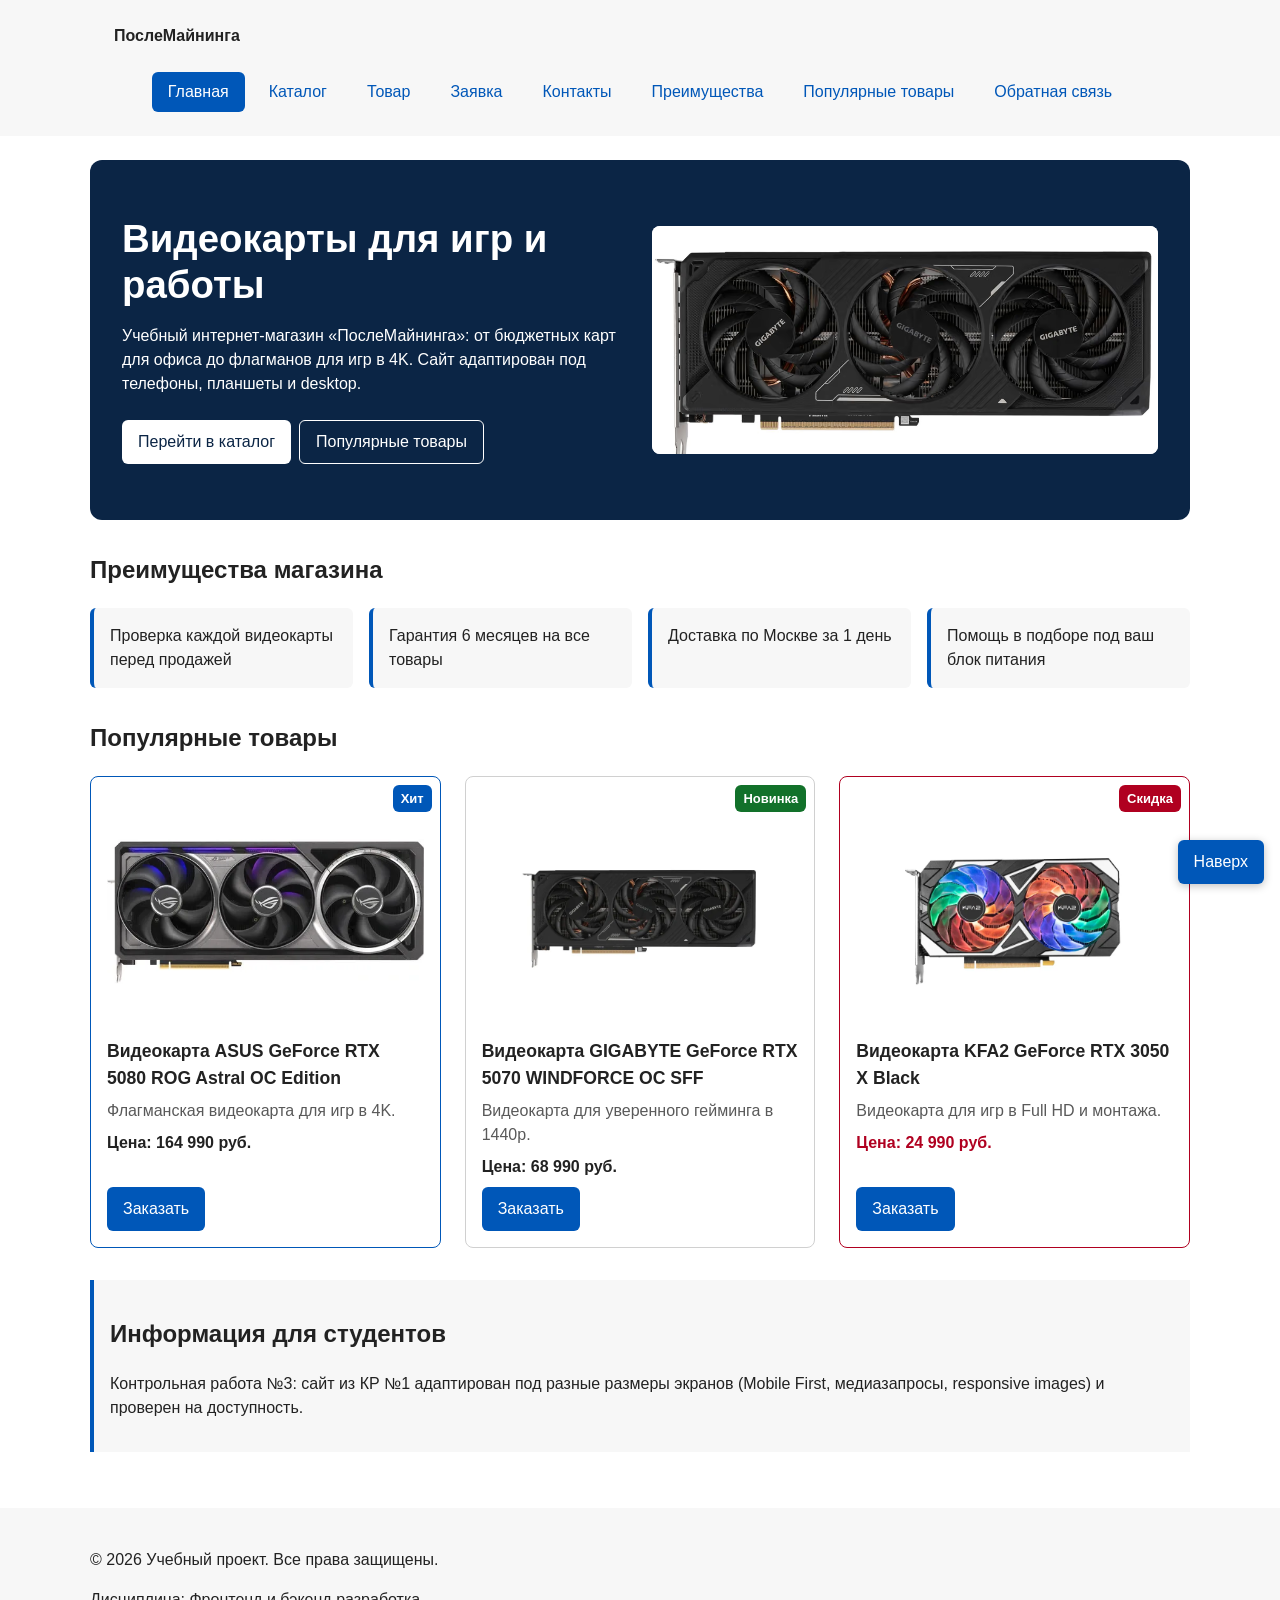
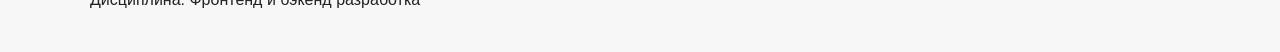
<file: index.html>
<!DOCTYPE html>
<html lang="ru">
    <head>
        <meta charset="UTF-8">
        <meta name="viewport" content="width=device-width, initial-scale=1.0">
        <meta name="description" content="Главная страница учебного интернет-магазина видеокарт.">
        <title>Главная — Учебный интернет-магазин</title>
        <link rel="icon" href="images/favicon.svg" type="image/svg+xml">
        <link rel="stylesheet" href="css/style.css">
        <link rel="stylesheet" href="css/responsive.css">
        <script>document.documentElement.classList.add('js');</script>
        <script src="js/menu.js" defer></script>
        <script src="js/main.js" defer></script>
    </head>
    <body id="top">
        <a class="skip-link" href="#main">Перейти к основному содержимому</a>

        <header class="site-header">
            <div class="site-header__inner">
                <a class="site-header__logo" href="index.html">ПослеМайнинга</a>

                <button class="site-nav__toggle" type="button" aria-expanded="false" aria-controls="site-nav">
                    <span class="site-nav__toggle-icon" aria-hidden="true"></span>
                    <span class="site-nav__toggle-text">Меню</span>
                </button>

                <nav class="site-nav" id="site-nav" aria-label="Основная навигация">
                    <ul class="site-nav__list">
                        <li class="site-nav__item">
                            <a class="site-nav__link site-nav__link--active" href="index.html" aria-current="page">Главная</a>
                        </li>
                        <li class="site-nav__item">
                            <a class="site-nav__link" href="catalog.html">Каталог</a>
                        </li>
                        <li class="site-nav__item">
                            <a class="site-nav__link" href="product.html">Товар</a>
                        </li>
                        <li class="site-nav__item">
                            <a class="site-nav__link" href="order.html">Заявка</a>
                        </li>
                        <li class="site-nav__item">
                            <a class="site-nav__link" href="contacts.html">Контакты</a>
                        </li>
                        <li class="site-nav__item">
                            <a class="site-nav__link" href="index.html#advantages">Преимущества</a>
                        </li>
                        <li class="site-nav__item">
                            <a class="site-nav__link" href="index.html#popular">Популярные товары</a>
                        </li>
                        <li class="site-nav__item">
                            <a class="site-nav__link" href="contacts.html#feedback">Обратная связь</a>
                        </li>
                    </ul>
                </nav>
            </div>
        </header>

        <main id="main" tabindex="-1">

            <section class="hero" aria-labelledby="hero-title">
                <div class="hero__content">
                    <h1 class="hero__title" id="hero-title">Видеокарты для игр и работы</h1>
                    <p class="hero__text">
                        Учебный интернет-магазин «ПослеМайнинга»: от бюджетных карт для офиса
                        до флагманов для игр в 4K. Сайт адаптирован под телефоны, планшеты и desktop.
                    </p>
                    <div class="hero__actions">
                        <a class="button button--primary" href="catalog.html">Перейти в каталог</a>
                        <a class="button button--secondary" href="#popular">Популярные товары</a>
                    </div>
                </div>

                <picture class="hero__media">
                    <source
                        media="(min-width: 768px)"
                        type="image/avif"
                        srcset="images/hero-wide-960.avif 960w, images/hero-wide-1600.avif 1600w"
                        sizes="(min-width: 1024px) 520px, calc(100vw - 112px)"
                    >
                    <source
                        media="(min-width: 768px)"
                        type="image/webp"
                        srcset="images/hero-wide-960.webp 960w, images/hero-wide-1600.webp 1600w"
                        sizes="(min-width: 1024px) 520px, calc(100vw - 112px)"
                    >
                    <source
                        type="image/avif"
                        srcset="images/hero-mobile-480.avif 480w, images/hero-mobile-800.avif 800w"
                        sizes="calc(100vw - 64px)"
                    >
                    <img
                        class="hero__image"
                        src="images/hero-mobile-800.webp"
                        srcset="images/hero-mobile-480.webp 480w, images/hero-mobile-800.webp 800w"
                        sizes="calc(100vw - 64px)"
                        alt="Видеокарта с системой охлаждения из нескольких вентиляторов"
                        width="800"
                        height="800"
                        fetchpriority="high"
                    >
                </picture>
            </section>

            <section class="section" id="advantages">
                <h2>Преимущества магазина</h2>
                <ul class="advantages-list">
                    <li class="advantages-list__item">Проверка каждой видеокарты перед продажей</li>
                    <li class="advantages-list__item">Гарантия 6 месяцев на все товары</li>
                    <li class="advantages-list__item">Доставка по Москве за 1 день</li>
                    <li class="advantages-list__item">Помощь в подборе под ваш блок питания</li>
                </ul>
            </section>

            <section class="section" id="popular">
                <h2>Популярные товары</h2>

                <div class="products-grid">
                        <article class="product-card product-card--featured">
                            <img
                                class="product-card__image"
                                src="images/products/asus-rtx-5080-500.webp"
                                srcset="images/products/asus-rtx-5080-320.webp 320w,
                                    images/products/asus-rtx-5080-500.webp 500w"
                                sizes="(min-width: 1024px) 340px, (min-width: 600px) calc(50vw - 70px), calc(100vw - 66px)"
                                alt="Видеокарта ASUS GeForce RTX 5080 ROG Astral OC Edition"
                                width="640"
                                height="480"
                                loading="lazy"
                            >
                            <span class="product-card__badge">Хит</span>
                            <h3 class="product-card__title">Видеокарта ASUS GeForce RTX 5080 ROG Astral OC Edition</h3>
                            <p class="product-card__description">Флагманская видеокарта для игр в 4K.</p>
                            <p class="product-card__price">Цена: 164 990 руб.</p>
                            <button class="button button--primary product-card__button" type="button" data-product="Видеокарта ASUS GeForce RTX 5080 ROG Astral OC Edition">
                                Заказать<span class="visually-hidden"> Видеокарта ASUS GeForce RTX 5080 ROG Astral OC Edition</span>
                            </button>
                        </article>

                        <article class="product-card">
                            <img
                                class="product-card__image"
                                src="images/products/gigabyte-rtx-5070-1000.webp"
                                srcset="images/products/gigabyte-rtx-5070-320.webp 320w,
                                    images/products/gigabyte-rtx-5070-640.webp 640w,
                                    images/products/gigabyte-rtx-5070-1000.webp 1000w"
                                sizes="(min-width: 1024px) 340px, (min-width: 600px) calc(50vw - 70px), calc(100vw - 66px)"
                                alt="Видеокарта GIGABYTE GeForce RTX 5070 WINDFORCE OC SFF"
                                width="640"
                                height="480"
                                loading="lazy"
                            >
                            <span class="product-card__badge product-card__badge--new">Новинка</span>
                            <h3 class="product-card__title">Видеокарта GIGABYTE GeForce RTX 5070 WINDFORCE OC SFF</h3>
                            <p class="product-card__description">Видеокарта для уверенного гейминга в 1440p.</p>
                            <p class="product-card__price">Цена: 68 990 руб.</p>
                            <button class="button button--primary product-card__button" type="button" data-product="Видеокарта GIGABYTE GeForce RTX 5070 WINDFORCE OC SFF">
                                Заказать<span class="visually-hidden"> Видеокарта GIGABYTE GeForce RTX 5070 WINDFORCE OC SFF</span>
                            </button>
                        </article>

                        <article class="product-card product-card--discount">
                            <img
                                class="product-card__image"
                                src="images/products/kfa2-rtx-3050-1000.webp"
                                srcset="images/products/kfa2-rtx-3050-320.webp 320w,
                                    images/products/kfa2-rtx-3050-640.webp 640w,
                                    images/products/kfa2-rtx-3050-1000.webp 1000w"
                                sizes="(min-width: 1024px) 340px, (min-width: 600px) calc(50vw - 70px), calc(100vw - 66px)"
                                alt="Видеокарта KFA2 GeForce RTX 3050 X Black"
                                width="640"
                                height="480"
                                loading="lazy"
                            >
                            <span class="product-card__badge product-card__badge--discount">Скидка</span>
                            <h3 class="product-card__title">Видеокарта KFA2 GeForce RTX 3050 X Black</h3>
                            <p class="product-card__description">Видеокарта для игр в Full HD и монтажа.</p>
                            <p class="product-card__price">Цена: 24 990 руб.</p>
                            <button class="button button--primary product-card__button" type="button" data-product="Видеокарта KFA2 GeForce RTX 3050 X Black">
                                Заказать<span class="visually-hidden"> Видеокарта KFA2 GeForce RTX 3050 X Black</span>
                            </button>
                        </article>
                </div>
            </section>

            <aside class="aside-info" aria-labelledby="aside-title">
                <h2 id="aside-title">Информация для студентов</h2>
                <p>
                    Контрольная работа №3: сайт из КР №1 адаптирован под разные размеры экранов
                    (Mobile First, медиазапросы, responsive images) и проверен на доступность.
                </p>
            </aside>

        </main>

        <footer class="site-footer" id="contacts">
            <div class="site-footer__inner">
                <p>&copy; 2026 Учебный проект. Все права защищены.</p>
                <p>Дисциплина: Фронтенд и бэкенд разработка</p>
            </div>
        </footer>

        <a class="scroll-up" href="#top">Наверх</a>

        <dialog class="order-dialog" id="order-dialog" aria-labelledby="order-dialog-title" aria-describedby="order-dialog-product">
            <h2 class="order-dialog__title" id="order-dialog-title">Оформление заявки</h2>
            <p id="order-dialog-product"></p>

            <form class="order-form" id="order-form" action="#" method="post" novalidate>
                <input id="selected-product" name="selected-product" type="hidden">

                <div class="order-form__field">
                    <label class="order-form__label" for="order-name">Имя</label>
                    <input class="order-form__input" id="order-name" name="name" type="text"
                           placeholder="Введите ваше имя" minlength="2" autocomplete="given-name" required>
                </div>

                <div class="order-form__field">
                    <label class="order-form__label" for="order-email">E-mail</label>
                    <input class="order-form__input" id="order-email" name="email" type="email"
                           placeholder="example@mail.ru" autocomplete="email" required>
                </div>

                <div class="order-form__field">
                    <label class="order-form__label" for="order-phone">Телефон</label>
                    <input class="order-form__input" id="order-phone" name="phone" type="tel"
                           inputmode="tel" autocomplete="tel" placeholder="+7 (900) 000-00-00"
                           pattern="^\+7 \(\d{3}\) \d{3}-\d{2}-\d{2}$"
                           aria-describedby="order-phone-hint" required>
                    <small class="order-form__hint" id="order-phone-hint">Формат: +7 (900) 000-00-00</small>
                </div>

                <div class="order-form__field">
                    <label class="order-form__label" for="order-date">Дата связи</label>
                    <input class="order-form__input" id="order-date" name="date" type="date">
                </div>

                <div class="order-form__field">
                    <label class="order-form__label" for="order-topic">Тема заявки</label>
                    <select class="order-form__select" id="order-topic" name="topic" required>
                        <option value="">Выберите тему</option>
                        <option value="product">Заказ товара</option>
                        <option value="consultation">Консультация</option>
                        <option value="delivery">Доставка</option>
                    </select>
                </div>

                <div class="order-form__field">
                    <label class="order-form__label" for="order-comment">Комментарий</label>
                    <textarea class="order-form__textarea" id="order-comment" name="comment" rows="3"
                              placeholder="Укажите дополнительную информацию"></textarea>
                </div>

                <div class="order-form__field">
                    <label class="order-form__checkbox" for="order-agreement">
                        <input id="order-agreement" name="agreement" type="checkbox" required>
                        Я согласен на обработку данных
                    </label>
                </div>

                <div class="order-form__actions">
                    <button class="button button--secondary" type="button" id="close-order-dialog">Закрыть</button>
                    <button class="button button--primary" type="submit">Отправить заявку</button>
                </div>
            </form>
        </dialog>
    </body>
</html>
</file>
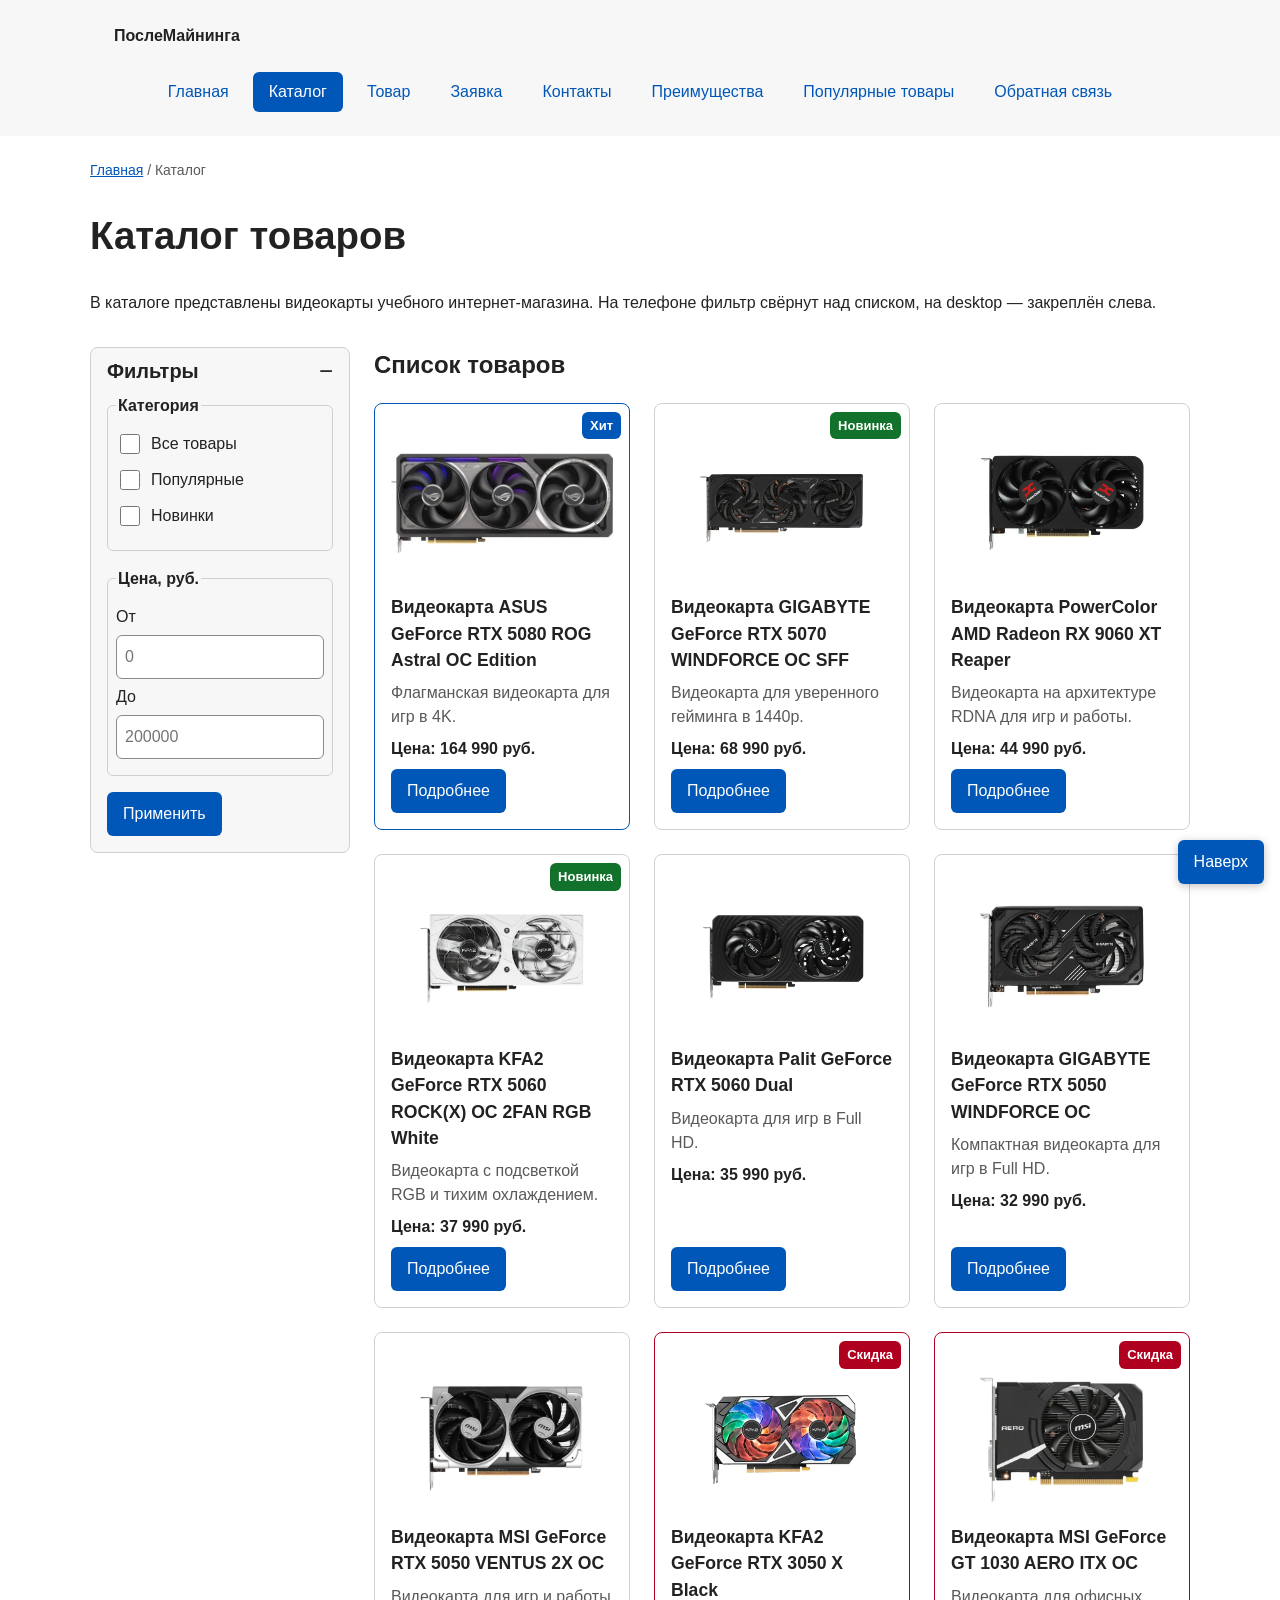
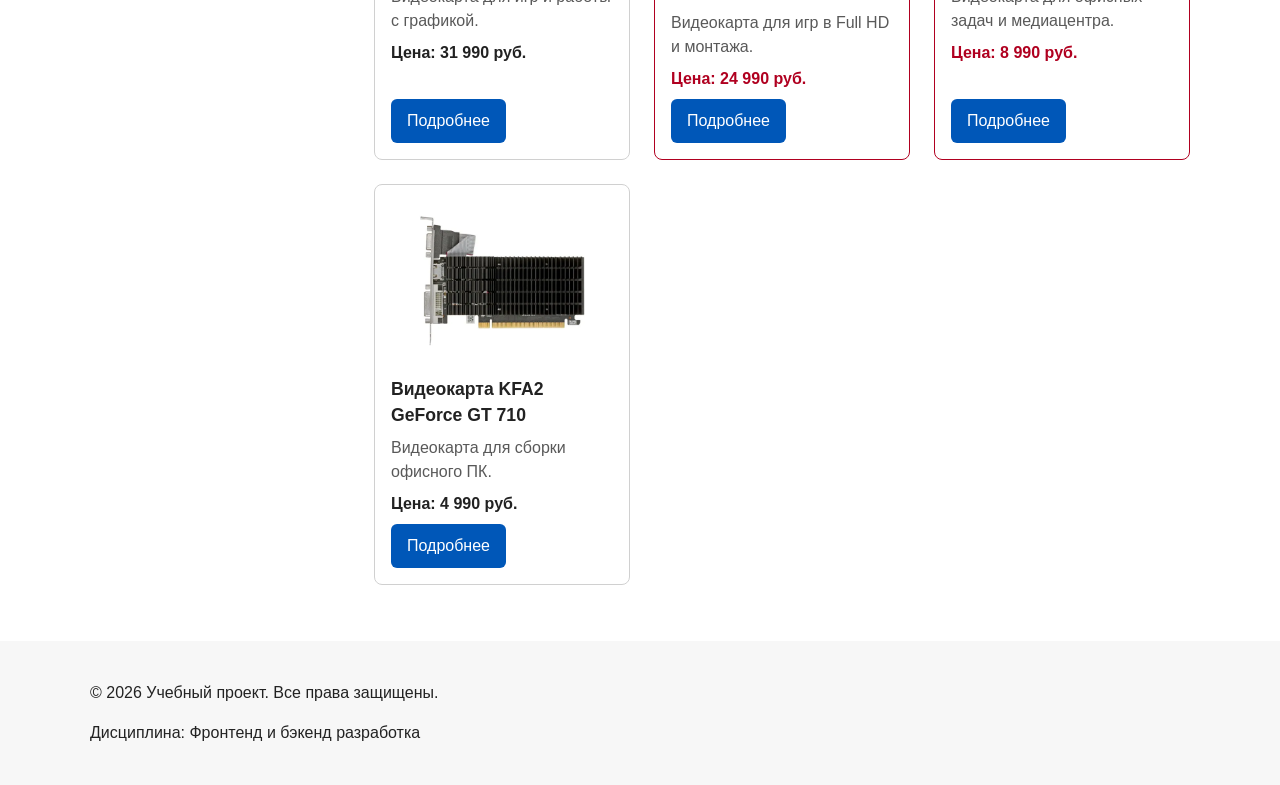
<file: catalog.html>
<!DOCTYPE html>
<html lang="ru">
    <head>
        <meta charset="UTF-8">
        <meta name="viewport" content="width=device-width, initial-scale=1.0">
        <meta name="description" content="Каталог видеокарт учебного интернет-магазина.">
        <title>Каталог товаров — Учебный интернет-магазин</title>
        <link rel="icon" href="images/favicon.svg" type="image/svg+xml">
        <link rel="stylesheet" href="css/style.css">
        <link rel="stylesheet" href="css/responsive.css">
        <script>document.documentElement.classList.add('js');</script>
        <script src="js/menu.js" defer></script>
    </head>
    <body id="top">
        <a class="skip-link" href="#main">Перейти к основному содержимому</a>

        <header class="site-header">
            <div class="site-header__inner">
                <a class="site-header__logo" href="index.html">ПослеМайнинга</a>

                <button class="site-nav__toggle" type="button" aria-expanded="false" aria-controls="site-nav">
                    <span class="site-nav__toggle-icon" aria-hidden="true"></span>
                    <span class="site-nav__toggle-text">Меню</span>
                </button>

                <nav class="site-nav" id="site-nav" aria-label="Основная навигация">
                    <ul class="site-nav__list">
                        <li class="site-nav__item">
                            <a class="site-nav__link" href="index.html">Главная</a>
                        </li>
                        <li class="site-nav__item">
                            <a class="site-nav__link site-nav__link--active" href="catalog.html" aria-current="page">Каталог</a>
                        </li>
                        <li class="site-nav__item">
                            <a class="site-nav__link" href="product.html">Товар</a>
                        </li>
                        <li class="site-nav__item">
                            <a class="site-nav__link" href="order.html">Заявка</a>
                        </li>
                        <li class="site-nav__item">
                            <a class="site-nav__link" href="contacts.html">Контакты</a>
                        </li>
                        <li class="site-nav__item">
                            <a class="site-nav__link" href="index.html#advantages">Преимущества</a>
                        </li>
                        <li class="site-nav__item">
                            <a class="site-nav__link" href="index.html#popular">Популярные товары</a>
                        </li>
                        <li class="site-nav__item">
                            <a class="site-nav__link" href="contacts.html#feedback">Обратная связь</a>
                        </li>
                    </ul>
                </nav>
            </div>
        </header>

        <main id="main" tabindex="-1">
            <nav class="breadcrumbs" aria-label="Хлебные крошки">
                <a class="breadcrumbs__link" href="index.html">Главная</a>
                <span class="breadcrumbs__current" aria-current="page">Каталог</span>
            </nav>

            <section class="section">
                <h1>Каталог товаров</h1>
                <p>
                    В каталоге представлены видеокарты учебного интернет-магазина.
                    На телефоне фильтр свёрнут над списком, на desktop — закреплён слева.
                </p>
            </section>

            <div class="catalog-layout">
                <details class="catalog-filters" open>
                    <summary class="catalog-filters__summary">
                        <h2 class="catalog-filters__title">Фильтры</h2>
                    </summary>

                    <div class="catalog-filters__body">
                        <form class="filters-form" action="#" method="get">
                            <fieldset>
                                <legend>Категория</legend>
                                <label>
                                    <input type="checkbox" name="category" value="all">
                                    Все товары
                                </label>
                                <label>
                                    <input type="checkbox" name="category" value="popular">
                                    Популярные
                                </label>
                                <label>
                                    <input type="checkbox" name="category" value="new">
                                    Новинки
                                </label>
                            </fieldset>

                            <fieldset>
                                <legend>Цена, руб.</legend>
                                <label for="price-from">От</label>
                                <input id="price-from" name="price-from" type="number" min="0" inputmode="numeric" placeholder="0">
                                <label for="price-to">До</label>
                                <input id="price-to" name="price-to" type="number" min="0" inputmode="numeric" placeholder="200000">
                            </fieldset>

                            <button class="button button--primary" type="submit">Применить</button>
                        </form>
                    </div>
                </details>
                <script>
                    if (!window.matchMedia('(min-width: 1024px)').matches) {
                        document.currentScript.previousElementSibling.open = false;
                    }
                </script>

                <section class="catalog-products" aria-labelledby="catalog-list-title">
                    <h2 id="catalog-list-title">Список товаров</h2>

                    <div class="products-grid">
                        <article class="product-card product-card--featured">
                            <img
                                class="product-card__image"
                                src="images/products/asus-rtx-5080-500.webp"
                                srcset="images/products/asus-rtx-5080-320.webp 320w,
                                    images/products/asus-rtx-5080-500.webp 500w"
                                sizes="(min-width: 1024px) 340px, (min-width: 600px) calc(50vw - 70px), calc(100vw - 66px)"
                                alt="Видеокарта ASUS GeForce RTX 5080 ROG Astral OC Edition"
                                width="640"
                                height="480"
                            >
                            <span class="product-card__badge">Хит</span>
                            <h3 class="product-card__title">Видеокарта ASUS GeForce RTX 5080 ROG Astral OC Edition</h3>
                            <p class="product-card__description">Флагманская видеокарта для игр в 4K.</p>
                            <p class="product-card__price">Цена: 164 990 руб.</p>
                            <a class="button button--primary product-card__button" href="product.html?id=asus-rtx-5080">Подробнее<span class="visually-hidden"> о товаре Видеокарта ASUS GeForce RTX 5080 ROG Astral OC Edition</span></a>
                        </article>

                        <article class="product-card">
                            <img
                                class="product-card__image"
                                src="images/products/gigabyte-rtx-5070-1000.webp"
                                srcset="images/products/gigabyte-rtx-5070-320.webp 320w,
                                    images/products/gigabyte-rtx-5070-640.webp 640w,
                                    images/products/gigabyte-rtx-5070-1000.webp 1000w"
                                sizes="(min-width: 1024px) 340px, (min-width: 600px) calc(50vw - 70px), calc(100vw - 66px)"
                                alt="Видеокарта GIGABYTE GeForce RTX 5070 WINDFORCE OC SFF"
                                width="640"
                                height="480"
                            >
                            <span class="product-card__badge product-card__badge--new">Новинка</span>
                            <h3 class="product-card__title">Видеокарта GIGABYTE GeForce RTX 5070 WINDFORCE OC SFF</h3>
                            <p class="product-card__description">Видеокарта для уверенного гейминга в 1440p.</p>
                            <p class="product-card__price">Цена: 68 990 руб.</p>
                            <a class="button button--primary product-card__button" href="product.html?id=gigabyte-rtx-5070">Подробнее<span class="visually-hidden"> о товаре Видеокарта GIGABYTE GeForce RTX 5070 WINDFORCE OC SFF</span></a>
                        </article>

                        <article class="product-card">
                            <img
                                class="product-card__image"
                                src="images/products/powercolor-rx-9060-xt-1000.webp"
                                srcset="images/products/powercolor-rx-9060-xt-320.webp 320w,
                                    images/products/powercolor-rx-9060-xt-640.webp 640w,
                                    images/products/powercolor-rx-9060-xt-1000.webp 1000w"
                                sizes="(min-width: 1024px) 340px, (min-width: 600px) calc(50vw - 70px), calc(100vw - 66px)"
                                alt="Видеокарта PowerColor AMD Radeon RX 9060 XT Reaper"
                                width="640"
                                height="480"
                                loading="lazy"
                            >
                            <h3 class="product-card__title">Видеокарта PowerColor AMD Radeon RX 9060 XT Reaper</h3>
                            <p class="product-card__description">Видеокарта на архитектуре RDNA для игр и работы.</p>
                            <p class="product-card__price">Цена: 44 990 руб.</p>
                            <a class="button button--primary product-card__button" href="product.html?id=powercolor-rx-9060-xt">Подробнее<span class="visually-hidden"> о товаре Видеокарта PowerColor AMD Radeon RX 9060 XT Reaper</span></a>
                        </article>

                        <article class="product-card">
                            <img
                                class="product-card__image"
                                src="images/products/kfa2-rtx-5060-500.webp"
                                srcset="images/products/kfa2-rtx-5060-320.webp 320w,
                                    images/products/kfa2-rtx-5060-500.webp 500w"
                                sizes="(min-width: 1024px) 340px, (min-width: 600px) calc(50vw - 70px), calc(100vw - 66px)"
                                alt="Видеокарта KFA2 GeForce RTX 5060 ROCK(X) OC 2FAN RGB White"
                                width="640"
                                height="480"
                                loading="lazy"
                            >
                            <span class="product-card__badge product-card__badge--new">Новинка</span>
                            <h3 class="product-card__title">Видеокарта KFA2 GeForce RTX 5060 ROCK(X) OC 2FAN RGB White</h3>
                            <p class="product-card__description">Видеокарта с подсветкой RGB и тихим охлаждением.</p>
                            <p class="product-card__price">Цена: 37 990 руб.</p>
                            <a class="button button--primary product-card__button" href="product.html?id=kfa2-rtx-5060">Подробнее<span class="visually-hidden"> о товаре Видеокарта KFA2 GeForce RTX 5060 ROCK(X) OC 2FAN RGB White</span></a>
                        </article>

                        <article class="product-card">
                            <img
                                class="product-card__image"
                                src="images/products/palit-rtx-5060-1000.webp"
                                srcset="images/products/palit-rtx-5060-320.webp 320w,
                                    images/products/palit-rtx-5060-640.webp 640w,
                                    images/products/palit-rtx-5060-1000.webp 1000w"
                                sizes="(min-width: 1024px) 340px, (min-width: 600px) calc(50vw - 70px), calc(100vw - 66px)"
                                alt="Видеокарта Palit GeForce RTX 5060 Dual"
                                width="640"
                                height="480"
                                loading="lazy"
                            >
                            <h3 class="product-card__title">Видеокарта Palit GeForce RTX 5060 Dual</h3>
                            <p class="product-card__description">Видеокарта для игр в Full HD.</p>
                            <p class="product-card__price">Цена: 35 990 руб.</p>
                            <a class="button button--primary product-card__button" href="product.html?id=palit-rtx-5060">Подробнее<span class="visually-hidden"> о товаре Видеокарта Palit GeForce RTX 5060 Dual</span></a>
                        </article>

                        <article class="product-card">
                            <img
                                class="product-card__image"
                                src="images/products/gigabyte-rtx-5050-500.webp"
                                srcset="images/products/gigabyte-rtx-5050-320.webp 320w,
                                    images/products/gigabyte-rtx-5050-500.webp 500w"
                                sizes="(min-width: 1024px) 340px, (min-width: 600px) calc(50vw - 70px), calc(100vw - 66px)"
                                alt="Видеокарта GIGABYTE GeForce RTX 5050 WINDFORCE OC"
                                width="640"
                                height="480"
                                loading="lazy"
                            >
                            <h3 class="product-card__title">Видеокарта GIGABYTE GeForce RTX 5050 WINDFORCE OC</h3>
                            <p class="product-card__description">Компактная видеокарта для игр в Full HD.</p>
                            <p class="product-card__price">Цена: 32 990 руб.</p>
                            <a class="button button--primary product-card__button" href="product.html?id=gigabyte-rtx-5050">Подробнее<span class="visually-hidden"> о товаре Видеокарта GIGABYTE GeForce RTX 5050 WINDFORCE OC</span></a>
                        </article>

                        <article class="product-card">
                            <img
                                class="product-card__image"
                                src="images/products/msi-rtx-5050-500.webp"
                                srcset="images/products/msi-rtx-5050-320.webp 320w,
                                    images/products/msi-rtx-5050-500.webp 500w"
                                sizes="(min-width: 1024px) 340px, (min-width: 600px) calc(50vw - 70px), calc(100vw - 66px)"
                                alt="Видеокарта MSI GeForce RTX 5050 VENTUS 2X OC"
                                width="640"
                                height="480"
                                loading="lazy"
                            >
                            <h3 class="product-card__title">Видеокарта MSI GeForce RTX 5050 VENTUS 2X OC</h3>
                            <p class="product-card__description">Видеокарта для игр и работы с графикой.</p>
                            <p class="product-card__price">Цена: 31 990 руб.</p>
                            <a class="button button--primary product-card__button" href="product.html?id=msi-rtx-5050">Подробнее<span class="visually-hidden"> о товаре Видеокарта MSI GeForce RTX 5050 VENTUS 2X OC</span></a>
                        </article>

                        <article class="product-card product-card--discount">
                            <img
                                class="product-card__image"
                                src="images/products/kfa2-rtx-3050-1000.webp"
                                srcset="images/products/kfa2-rtx-3050-320.webp 320w,
                                    images/products/kfa2-rtx-3050-640.webp 640w,
                                    images/products/kfa2-rtx-3050-1000.webp 1000w"
                                sizes="(min-width: 1024px) 340px, (min-width: 600px) calc(50vw - 70px), calc(100vw - 66px)"
                                alt="Видеокарта KFA2 GeForce RTX 3050 X Black"
                                width="640"
                                height="480"
                                loading="lazy"
                            >
                            <span class="product-card__badge product-card__badge--discount">Скидка</span>
                            <h3 class="product-card__title">Видеокарта KFA2 GeForce RTX 3050 X Black</h3>
                            <p class="product-card__description">Видеокарта для игр в Full HD и монтажа.</p>
                            <p class="product-card__price">Цена: 24 990 руб.</p>
                            <a class="button button--primary product-card__button" href="product.html?id=kfa2-rtx-3050">Подробнее<span class="visually-hidden"> о товаре Видеокарта KFA2 GeForce RTX 3050 X Black</span></a>
                        </article>

                        <article class="product-card product-card--discount">
                            <img
                                class="product-card__image"
                                src="images/products/msi-gt-1030-500.webp"
                                srcset="images/products/msi-gt-1030-320.webp 320w,
                                    images/products/msi-gt-1030-500.webp 500w"
                                sizes="(min-width: 1024px) 340px, (min-width: 600px) calc(50vw - 70px), calc(100vw - 66px)"
                                alt="Видеокарта MSI GeForce GT 1030 AERO ITX OC"
                                width="640"
                                height="480"
                                loading="lazy"
                            >
                            <span class="product-card__badge product-card__badge--discount">Скидка</span>
                            <h3 class="product-card__title">Видеокарта MSI GeForce GT 1030 AERO ITX OC</h3>
                            <p class="product-card__description">Видеокарта для офисных задач и медиацентра.</p>
                            <p class="product-card__price">Цена: 8 990 руб.</p>
                            <a class="button button--primary product-card__button" href="product.html?id=msi-gt-1030">Подробнее<span class="visually-hidden"> о товаре Видеокарта MSI GeForce GT 1030 AERO ITX OC</span></a>
                        </article>

                        <article class="product-card">
                            <img
                                class="product-card__image"
                                src="images/products/kfa2-gt-710-500.webp"
                                srcset="images/products/kfa2-gt-710-320.webp 320w,
                                    images/products/kfa2-gt-710-500.webp 500w"
                                sizes="(min-width: 1024px) 340px, (min-width: 600px) calc(50vw - 70px), calc(100vw - 66px)"
                                alt="Видеокарта KFA2 GeForce GT 710"
                                width="640"
                                height="480"
                                loading="lazy"
                            >
                            <h3 class="product-card__title">Видеокарта KFA2 GeForce GT 710</h3>
                            <p class="product-card__description">Видеокарта для сборки офисного ПК.</p>
                            <p class="product-card__price">Цена: 4 990 руб.</p>
                            <a class="button button--primary product-card__button" href="product.html?id=kfa2-gt-710">Подробнее<span class="visually-hidden"> о товаре Видеокарта KFA2 GeForce GT 710</span></a>
                        </article>
                    </div>
                </section>
            </div>
        </main>

        <footer class="site-footer" id="contacts">
            <div class="site-footer__inner">
                <p>&copy; 2026 Учебный проект. Все права защищены.</p>
                <p>Дисциплина: Фронтенд и бэкенд разработка</p>
            </div>
        </footer>

        <a class="scroll-up" href="#top">Наверх</a>

    </body>
</html>
</file>
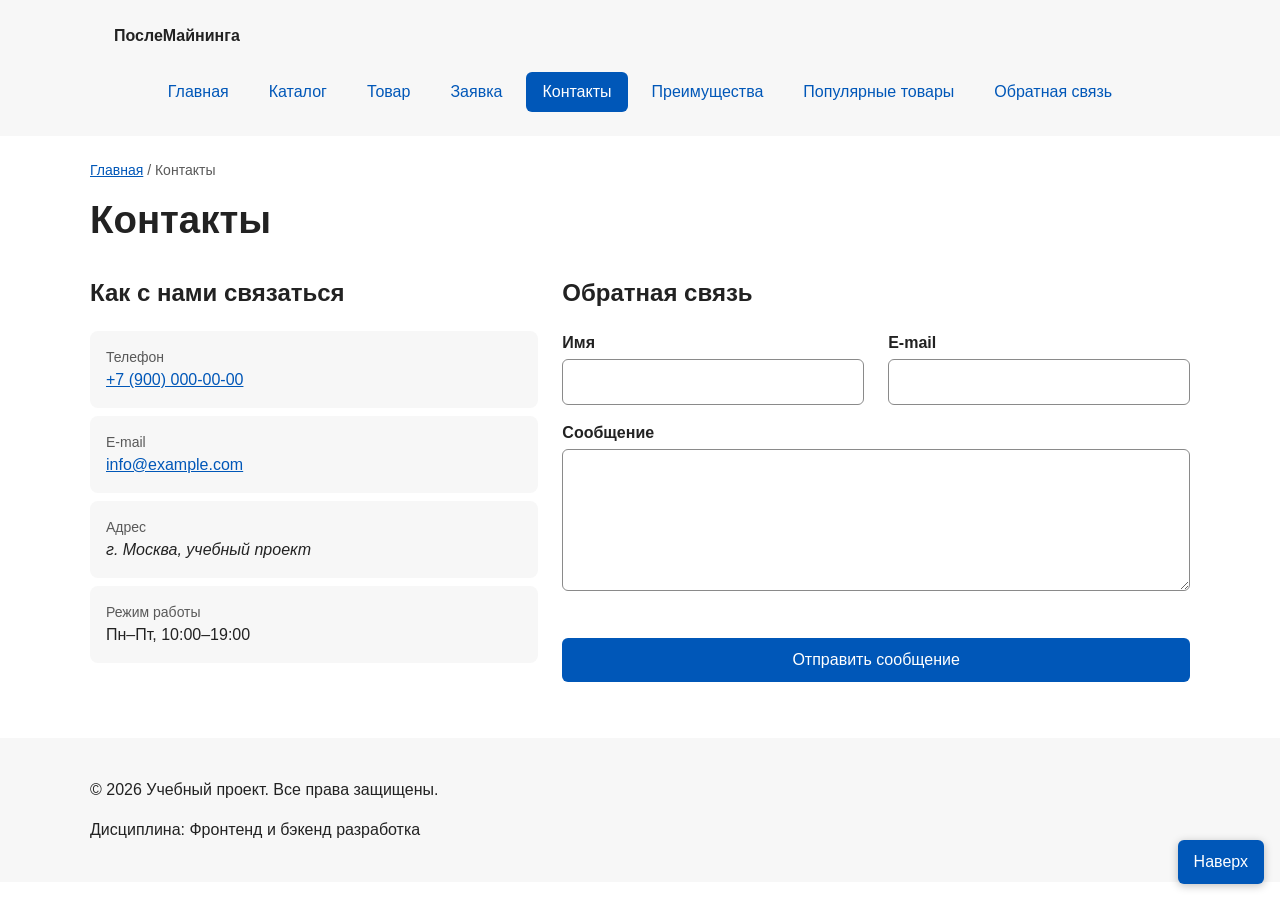
<file: contacts.html>
<!DOCTYPE html>
<html lang="ru">
    <head>
        <meta charset="UTF-8">
        <meta name="viewport" content="width=device-width, initial-scale=1.0">
        <meta name="description" content="Контактная информация учебного интернет-магазина.">
        <title>Контакты — Учебный интернет-магазин</title>
        <link rel="icon" href="images/favicon.svg" type="image/svg+xml">
        <link rel="stylesheet" href="css/style.css">
        <link rel="stylesheet" href="css/responsive.css">
        <script>document.documentElement.classList.add('js');</script>
        <script src="js/menu.js" defer></script>
    </head>
    <body id="top">
        <a class="skip-link" href="#main">Перейти к основному содержимому</a>

        <header class="site-header">
            <div class="site-header__inner">
                <a class="site-header__logo" href="index.html">ПослеМайнинга</a>

                <button class="site-nav__toggle" type="button" aria-expanded="false" aria-controls="site-nav">
                    <span class="site-nav__toggle-icon" aria-hidden="true"></span>
                    <span class="site-nav__toggle-text">Меню</span>
                </button>

                <nav class="site-nav" id="site-nav" aria-label="Основная навигация">
                    <ul class="site-nav__list">
                        <li class="site-nav__item">
                            <a class="site-nav__link" href="index.html">Главная</a>
                        </li>
                        <li class="site-nav__item">
                            <a class="site-nav__link" href="catalog.html">Каталог</a>
                        </li>
                        <li class="site-nav__item">
                            <a class="site-nav__link" href="product.html">Товар</a>
                        </li>
                        <li class="site-nav__item">
                            <a class="site-nav__link" href="order.html">Заявка</a>
                        </li>
                        <li class="site-nav__item">
                            <a class="site-nav__link site-nav__link--active" href="contacts.html" aria-current="page">Контакты</a>
                        </li>
                        <li class="site-nav__item">
                            <a class="site-nav__link" href="index.html#advantages">Преимущества</a>
                        </li>
                        <li class="site-nav__item">
                            <a class="site-nav__link" href="index.html#popular">Популярные товары</a>
                        </li>
                        <li class="site-nav__item">
                            <a class="site-nav__link" href="contacts.html#feedback">Обратная связь</a>
                        </li>
                    </ul>
                </nav>
            </div>
        </header>

        <main id="main" tabindex="-1">
            <nav class="breadcrumbs" aria-label="Хлебные крошки">
                <a class="breadcrumbs__link" href="index.html">Главная</a>
                <span class="breadcrumbs__current" aria-current="page">Контакты</span>
            </nav>

            <h1 class="section">Контакты</h1>

            <div class="section contacts-layout">
                <section aria-labelledby="contacts-info-title">
                    <h2 id="contacts-info-title">Как с нами связаться</h2>
                    <ul class="contacts-list">
                        <li class="contacts-list__item">
                            <span class="contacts-list__label">Телефон</span>
                            <a href="tel:+79000000000">+7 (900) 000-00-00</a>
                        </li>
                        <li class="contacts-list__item">
                            <span class="contacts-list__label">E-mail</span>
                            <a href="mailto:info@example.com">info@example.com</a>
                        </li>
                        <li class="contacts-list__item">
                            <span class="contacts-list__label">Адрес</span>
                            <address>г. Москва, учебный проект</address>
                        </li>
                        <li class="contacts-list__item">
                            <span class="contacts-list__label">Режим работы</span>
                            Пн–Пт, 10:00–19:00
                        </li>
                    </ul>
                </section>

                <section id="feedback" aria-labelledby="feedback-title">
                    <h2 id="feedback-title">Обратная связь</h2>
                    <form class="order-form" action="success.html" method="get">
                        <div class="order-form__grid">
                            <div class="order-form__field">
                                <label class="order-form__label" for="feedback-name">Имя</label>
                                <input class="order-form__input" id="feedback-name" name="name" type="text"
                                       minlength="2" autocomplete="given-name" required>
                            </div>

                            <div class="order-form__field">
                                <label class="order-form__label" for="feedback-email">E-mail</label>
                                <input class="order-form__input" id="feedback-email" name="email" type="email"
                                       autocomplete="email" required>
                            </div>

                            <div class="order-form__field order-form__field--wide">
                                <label class="order-form__label" for="feedback-message">Сообщение</label>
                                <textarea class="order-form__textarea" id="feedback-message" name="message"
                                          rows="5" required></textarea>
                            </div>
                        </div>

                        <div class="order-form__actions">
                            <button class="button button--primary" type="submit">Отправить сообщение</button>
                        </div>
                    </form>
                </section>
            </div>
        </main>

        <footer class="site-footer" id="contacts">
            <div class="site-footer__inner">
                <p>&copy; 2026 Учебный проект. Все права защищены.</p>
                <p>Дисциплина: Фронтенд и бэкенд разработка</p>
            </div>
        </footer>

        <a class="scroll-up" href="#top">Наверх</a>

    </body>
</html>
</file>
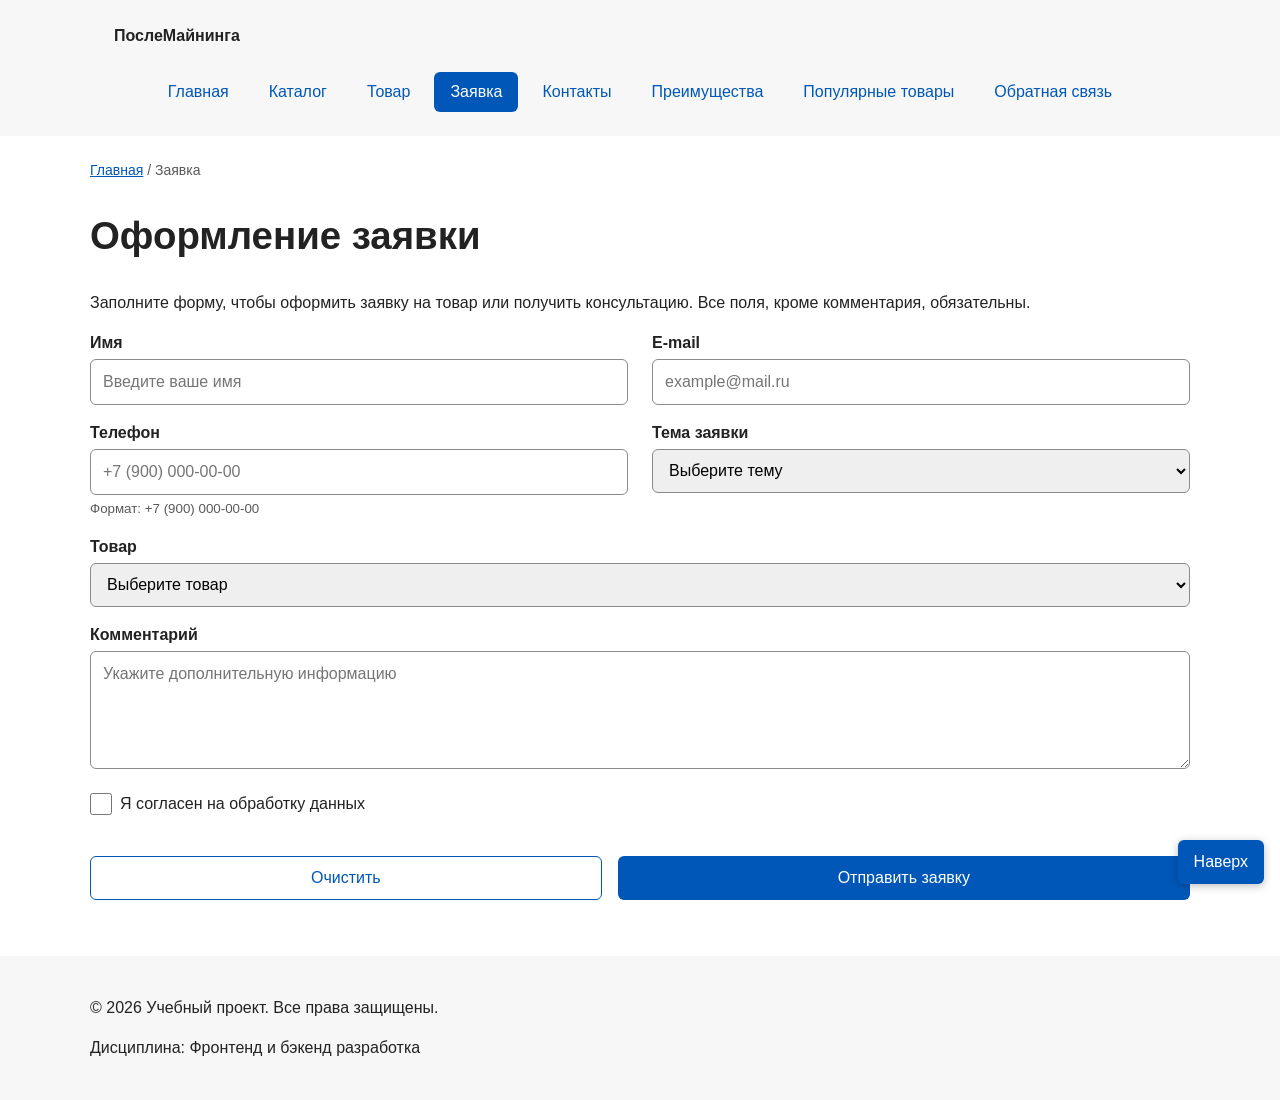
<file: order.html>
<!DOCTYPE html>
<html lang="ru">
    <head>
        <meta charset="UTF-8">
        <meta name="viewport" content="width=device-width, initial-scale=1.0">
        <meta name="description" content="Форма оформления заявки учебного интернет-магазина.">
        <title>Оформление заявки — Учебный интернет-магазин</title>
        <link rel="icon" href="images/favicon.svg" type="image/svg+xml">
        <link rel="stylesheet" href="css/style.css">
        <link rel="stylesheet" href="css/responsive.css">
        <script>document.documentElement.classList.add('js');</script>
        <script src="js/menu.js" defer></script>
        <script src="js/order.js" defer></script>
    </head>
    <body id="top">
        <a class="skip-link" href="#main">Перейти к основному содержимому</a>

        <header class="site-header">
            <div class="site-header__inner">
                <a class="site-header__logo" href="index.html">ПослеМайнинга</a>

                <button class="site-nav__toggle" type="button" aria-expanded="false" aria-controls="site-nav">
                    <span class="site-nav__toggle-icon" aria-hidden="true"></span>
                    <span class="site-nav__toggle-text">Меню</span>
                </button>

                <nav class="site-nav" id="site-nav" aria-label="Основная навигация">
                    <ul class="site-nav__list">
                        <li class="site-nav__item">
                            <a class="site-nav__link" href="index.html">Главная</a>
                        </li>
                        <li class="site-nav__item">
                            <a class="site-nav__link" href="catalog.html">Каталог</a>
                        </li>
                        <li class="site-nav__item">
                            <a class="site-nav__link" href="product.html">Товар</a>
                        </li>
                        <li class="site-nav__item">
                            <a class="site-nav__link site-nav__link--active" href="order.html" aria-current="page">Заявка</a>
                        </li>
                        <li class="site-nav__item">
                            <a class="site-nav__link" href="contacts.html">Контакты</a>
                        </li>
                        <li class="site-nav__item">
                            <a class="site-nav__link" href="index.html#advantages">Преимущества</a>
                        </li>
                        <li class="site-nav__item">
                            <a class="site-nav__link" href="index.html#popular">Популярные товары</a>
                        </li>
                        <li class="site-nav__item">
                            <a class="site-nav__link" href="contacts.html#feedback">Обратная связь</a>
                        </li>
                    </ul>
                </nav>
            </div>
        </header>

        <main id="main" tabindex="-1">
            <nav class="breadcrumbs" aria-label="Хлебные крошки">
                <a class="breadcrumbs__link" href="index.html">Главная</a>
                <span class="breadcrumbs__current" aria-current="page">Заявка</span>
            </nav>

            <section class="section">
                <h1>Оформление заявки</h1>
                <p>
                    Заполните форму, чтобы оформить заявку на товар или получить консультацию.
                    Все поля, кроме комментария, обязательны.
                </p>

                <form class="order-form" id="order-form" action="#" method="post" novalidate>
                    <div class="order-form__grid">
                        <div class="order-form__field">
                            <label class="order-form__label" for="order-name">Имя</label>
                            <input class="order-form__input" id="order-name" name="name" type="text"
                                   placeholder="Введите ваше имя" minlength="2" autocomplete="given-name" required>
                        </div>

                        <div class="order-form__field">
                            <label class="order-form__label" for="order-email">E-mail</label>
                            <input class="order-form__input" id="order-email" name="email" type="email"
                                   placeholder="example@mail.ru" autocomplete="email" required>
                        </div>

                        <div class="order-form__field">
                            <label class="order-form__label" for="order-phone">Телефон</label>
                            <input class="order-form__input" id="order-phone" name="phone" type="tel"
                                   inputmode="tel" autocomplete="tel" placeholder="+7 (900) 000-00-00"
                                   pattern="^\+7 \(\d{3}\) \d{3}-\d{2}-\d{2}$"
                                   aria-describedby="order-phone-hint" required>
                            <small class="order-form__hint" id="order-phone-hint">Формат: +7 (900) 000-00-00</small>
                        </div>

                        <div class="order-form__field">
                            <label class="order-form__label" for="order-topic">Тема заявки</label>
                            <select class="order-form__select" id="order-topic" name="topic" required>
                                <option value="">Выберите тему</option>
                                <option value="product">Заказ товара</option>
                                <option value="consultation">Консультация</option>
                                <option value="delivery">Доставка</option>
                            </select>
                        </div>

                        <div class="order-form__field order-form__field--wide">
                            <label class="order-form__label" for="order-product">Товар</label>
                            <select class="order-form__select" id="order-product" name="product" required>
                                <option value="">Выберите товар</option>
                                    <option value="asus-rtx-5080">Видеокарта ASUS GeForce RTX 5080 ROG Astral OC Edition — 164 990 руб.</option>
                                    <option value="gigabyte-rtx-5070">Видеокарта GIGABYTE GeForce RTX 5070 WINDFORCE OC SFF — 68 990 руб.</option>
                                    <option value="powercolor-rx-9060-xt">Видеокарта PowerColor AMD Radeon RX 9060 XT Reaper — 44 990 руб.</option>
                                    <option value="kfa2-rtx-5060">Видеокарта KFA2 GeForce RTX 5060 ROCK(X) OC 2FAN RGB White — 37 990 руб.</option>
                                    <option value="palit-rtx-5060">Видеокарта Palit GeForce RTX 5060 Dual — 35 990 руб.</option>
                                    <option value="gigabyte-rtx-5050">Видеокарта GIGABYTE GeForce RTX 5050 WINDFORCE OC — 32 990 руб.</option>
                                    <option value="msi-rtx-5050">Видеокарта MSI GeForce RTX 5050 VENTUS 2X OC — 31 990 руб.</option>
                                    <option value="kfa2-rtx-3050">Видеокарта KFA2 GeForce RTX 3050 X Black — 24 990 руб.</option>
                                    <option value="msi-gt-1030">Видеокарта MSI GeForce GT 1030 AERO ITX OC — 8 990 руб.</option>
                                    <option value="kfa2-gt-710">Видеокарта KFA2 GeForce GT 710 — 4 990 руб.</option>
                            </select>
                        </div>

                        <div class="order-form__field order-form__field--wide">
                            <label class="order-form__label" for="order-comment">Комментарий</label>
                            <textarea class="order-form__textarea" id="order-comment" name="comment" rows="4"
                                      placeholder="Укажите дополнительную информацию"></textarea>
                        </div>

                        <div class="order-form__field order-form__field--wide">
                            <label class="order-form__checkbox" for="order-agreement">
                                <input id="order-agreement" name="agreement" type="checkbox" required>
                                Я согласен на обработку данных
                            </label>
                        </div>
                    </div>

                    <div class="order-form__actions">
                        <button class="button button--secondary" type="reset">Очистить</button>
                        <button class="button button--primary" type="submit">Отправить заявку</button>
                    </div>
                </form>
            </section>
        </main>

        <footer class="site-footer" id="contacts">
            <div class="site-footer__inner">
                <p>&copy; 2026 Учебный проект. Все права защищены.</p>
                <p>Дисциплина: Фронтенд и бэкенд разработка</p>
            </div>
        </footer>

        <a class="scroll-up" href="#top">Наверх</a>

    </body>
</html>
</file>
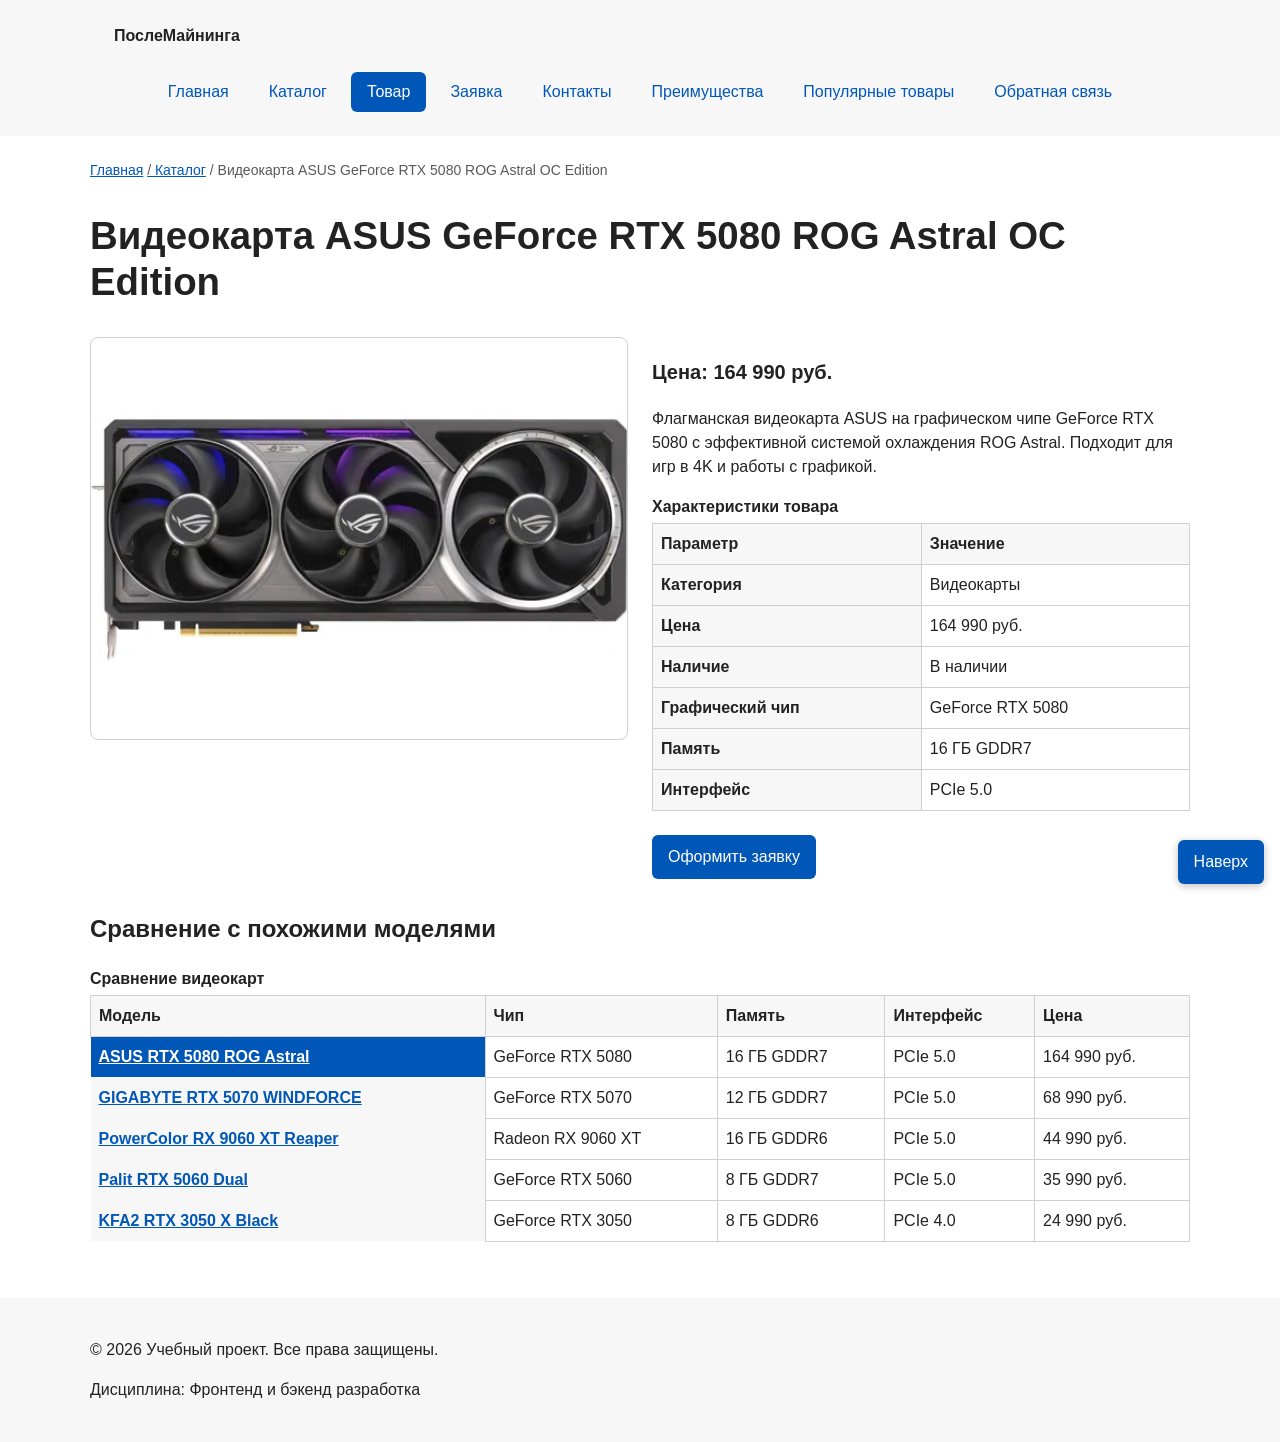
<file: product.html>
<!DOCTYPE html>
<html lang="ru">
    <head>
        <meta charset="UTF-8">
        <meta name="viewport" content="width=device-width, initial-scale=1.0">
        <meta name="description" content="Карточка товара учебного интернет-магазина.">
        <title>Видеокарта ASUS GeForce RTX 5080 ROG Astral OC Edition — Учебный интернет-магазин</title>
        <link rel="icon" href="images/favicon.svg" type="image/svg+xml">
        <link rel="stylesheet" href="css/style.css">
        <link rel="stylesheet" href="css/responsive.css">
        <script>document.documentElement.classList.add('js');</script>
        <script src="js/menu.js" defer></script>
        <script src="js/product.js" defer></script>
    </head>
    <body id="top">
        <a class="skip-link" href="#main">Перейти к основному содержимому</a>

        <header class="site-header">
            <div class="site-header__inner">
                <a class="site-header__logo" href="index.html">ПослеМайнинга</a>

                <button class="site-nav__toggle" type="button" aria-expanded="false" aria-controls="site-nav">
                    <span class="site-nav__toggle-icon" aria-hidden="true"></span>
                    <span class="site-nav__toggle-text">Меню</span>
                </button>

                <nav class="site-nav" id="site-nav" aria-label="Основная навигация">
                    <ul class="site-nav__list">
                        <li class="site-nav__item">
                            <a class="site-nav__link" href="index.html">Главная</a>
                        </li>
                        <li class="site-nav__item">
                            <a class="site-nav__link" href="catalog.html">Каталог</a>
                        </li>
                        <li class="site-nav__item">
                            <a class="site-nav__link site-nav__link--active" href="product.html" aria-current="page">Товар</a>
                        </li>
                        <li class="site-nav__item">
                            <a class="site-nav__link" href="order.html">Заявка</a>
                        </li>
                        <li class="site-nav__item">
                            <a class="site-nav__link" href="contacts.html">Контакты</a>
                        </li>
                        <li class="site-nav__item">
                            <a class="site-nav__link" href="index.html#advantages">Преимущества</a>
                        </li>
                        <li class="site-nav__item">
                            <a class="site-nav__link" href="index.html#popular">Популярные товары</a>
                        </li>
                        <li class="site-nav__item">
                            <a class="site-nav__link" href="contacts.html#feedback">Обратная связь</a>
                        </li>
                    </ul>
                </nav>
            </div>
        </header>

        <main id="main" tabindex="-1">
            <nav class="breadcrumbs" aria-label="Хлебные крошки">
                <a class="breadcrumbs__link" href="index.html">Главная</a>
                <a class="breadcrumbs__link" href="catalog.html">Каталог</a>
                <span class="breadcrumbs__current" id="product-breadcrumb" aria-current="page">Видеокарта ASUS GeForce RTX 5080 ROG Astral OC Edition</span>
            </nav>

            <section class="section">
                <h1 id="product-title">Видеокарта ASUS GeForce RTX 5080 ROG Astral OC Edition</h1>

                <div class="product-layout">
                    <picture class="product-photo">
                        <source
                            id="product-image-avif"
                            type="image/avif"
                            srcset="images/products/asus-rtx-5080-320.avif 320w, images/products/asus-rtx-5080-500.avif 500w"
                            sizes="(min-width: 768px) 520px, calc(100vw - 32px)"
                        >
                        <source
                            id="product-image-webp"
                            type="image/webp"
                            srcset="images/products/asus-rtx-5080-320.webp 320w, images/products/asus-rtx-5080-500.webp 500w"
                            sizes="(min-width: 768px) 520px, calc(100vw - 32px)"
                        >
                        <img
                            class="product-photo__image"
                            id="product-image"
                            src="images/products/asus-rtx-5080-500.webp"
                            alt="Видеокарта ASUS GeForce RTX 5080 ROG Astral OC Edition"
                            width="640"
                            height="480"
                            fetchpriority="high"
                        >
                    </picture>

                    <div class="product-details">
                        <p class="product-details__price" id="product-price">Цена: 164 990 руб.</p>
                        <p id="product-description">
                            Флагманская видеокарта ASUS на графическом чипе GeForce RTX 5080
                            с эффективной системой охлаждения ROG Astral. Подходит для игр
                            в 4K и работы с графикой.
                        </p>

                        <div class="table-wrapper" role="region" aria-labelledby="spec-caption" tabindex="0">
                            <table class="product-table">
                                <caption id="spec-caption">Характеристики товара</caption>
                                <thead>
                                    <tr>
                                        <th scope="col">Параметр</th>
                                        <th scope="col">Значение</th>
                                    </tr>
                                </thead>
                                <tbody>
                                    <tr>
                                        <th scope="row">Категория</th>
                                        <td>Видеокарты</td>
                                    </tr>
                                    <tr>
                                        <th scope="row">Цена</th>
                                        <td id="spec-price">164 990 руб.</td>
                                    </tr>
                                    <tr>
                                        <th scope="row">Наличие</th>
                                        <td>В наличии</td>
                                    </tr>
                                    <tr>
                                        <th scope="row">Графический чип</th>
                                        <td id="spec-chip">GeForce RTX 5080</td>
                                    </tr>
                                    <tr>
                                        <th scope="row">Память</th>
                                        <td id="spec-memory">16 ГБ GDDR7</td>
                                    </tr>
                                    <tr>
                                        <th scope="row">Интерфейс</th>
                                        <td id="spec-interface">PCIe 5.0</td>
                                    </tr>
                                </tbody>
                            </table>
                        </div>

                        <a class="button button--primary" id="product-order-link" href="order.html?product=asus-rtx-5080">Оформить заявку</a>
                    </div>
                </div>
            </section>

            <section class="section" aria-labelledby="compare-caption">
                <h2>Сравнение с похожими моделями</h2>
                <div class="table-wrapper" role="region" aria-labelledby="compare-caption" tabindex="0">
                    <table class="product-table product-table--compare" role="table">
                        <caption id="compare-caption">Сравнение видеокарт</caption>
                        <thead role="rowgroup">
                            <tr role="row">
                                <th scope="col" role="columnheader">Модель</th>
                                <th scope="col" role="columnheader">Чип</th>
                                <th scope="col" role="columnheader">Память</th>
                                <th scope="col" role="columnheader">Интерфейс</th>
                                <th scope="col" role="columnheader">Цена</th>
                            </tr>
                        </thead>
                        <tbody role="rowgroup">
                                <tr class="product-table__row product-table__row--current" role="row" data-compare-id="asus-rtx-5080">
                                    <th scope="row" role="rowheader"><a href="product.html?id=asus-rtx-5080">ASUS RTX 5080 ROG Astral</a></th>
                                    <td role="cell" data-label="Чип">GeForce RTX 5080</td>
                                    <td role="cell" data-label="Память">16 ГБ GDDR7</td>
                                    <td role="cell" data-label="Интерфейс">PCIe 5.0</td>
                                    <td role="cell" data-label="Цена">164 990 руб.</td>
                                </tr>
                                <tr class="product-table__row" role="row" data-compare-id="gigabyte-rtx-5070">
                                    <th scope="row" role="rowheader"><a href="product.html?id=gigabyte-rtx-5070">GIGABYTE RTX 5070 WINDFORCE</a></th>
                                    <td role="cell" data-label="Чип">GeForce RTX 5070</td>
                                    <td role="cell" data-label="Память">12 ГБ GDDR7</td>
                                    <td role="cell" data-label="Интерфейс">PCIe 5.0</td>
                                    <td role="cell" data-label="Цена">68 990 руб.</td>
                                </tr>
                                <tr class="product-table__row" role="row" data-compare-id="powercolor-rx-9060-xt">
                                    <th scope="row" role="rowheader"><a href="product.html?id=powercolor-rx-9060-xt">PowerColor RX 9060 XT Reaper</a></th>
                                    <td role="cell" data-label="Чип">Radeon RX 9060 XT</td>
                                    <td role="cell" data-label="Память">16 ГБ GDDR6</td>
                                    <td role="cell" data-label="Интерфейс">PCIe 5.0</td>
                                    <td role="cell" data-label="Цена">44 990 руб.</td>
                                </tr>
                                <tr class="product-table__row" role="row" data-compare-id="palit-rtx-5060">
                                    <th scope="row" role="rowheader"><a href="product.html?id=palit-rtx-5060">Palit RTX 5060 Dual</a></th>
                                    <td role="cell" data-label="Чип">GeForce RTX 5060</td>
                                    <td role="cell" data-label="Память">8 ГБ GDDR7</td>
                                    <td role="cell" data-label="Интерфейс">PCIe 5.0</td>
                                    <td role="cell" data-label="Цена">35 990 руб.</td>
                                </tr>
                                <tr class="product-table__row" role="row" data-compare-id="kfa2-rtx-3050">
                                    <th scope="row" role="rowheader"><a href="product.html?id=kfa2-rtx-3050">KFA2 RTX 3050 X Black</a></th>
                                    <td role="cell" data-label="Чип">GeForce RTX 3050</td>
                                    <td role="cell" data-label="Память">8 ГБ GDDR6</td>
                                    <td role="cell" data-label="Интерфейс">PCIe 4.0</td>
                                    <td role="cell" data-label="Цена">24 990 руб.</td>
                                </tr>
                        </tbody>
                    </table>
                </div>
            </section>
        </main>

        <footer class="site-footer" id="contacts">
            <div class="site-footer__inner">
                <p>&copy; 2026 Учебный проект. Все права защищены.</p>
                <p>Дисциплина: Фронтенд и бэкенд разработка</p>
            </div>
        </footer>

        <a class="scroll-up" href="#top">Наверх</a>

    </body>
</html>
</file>
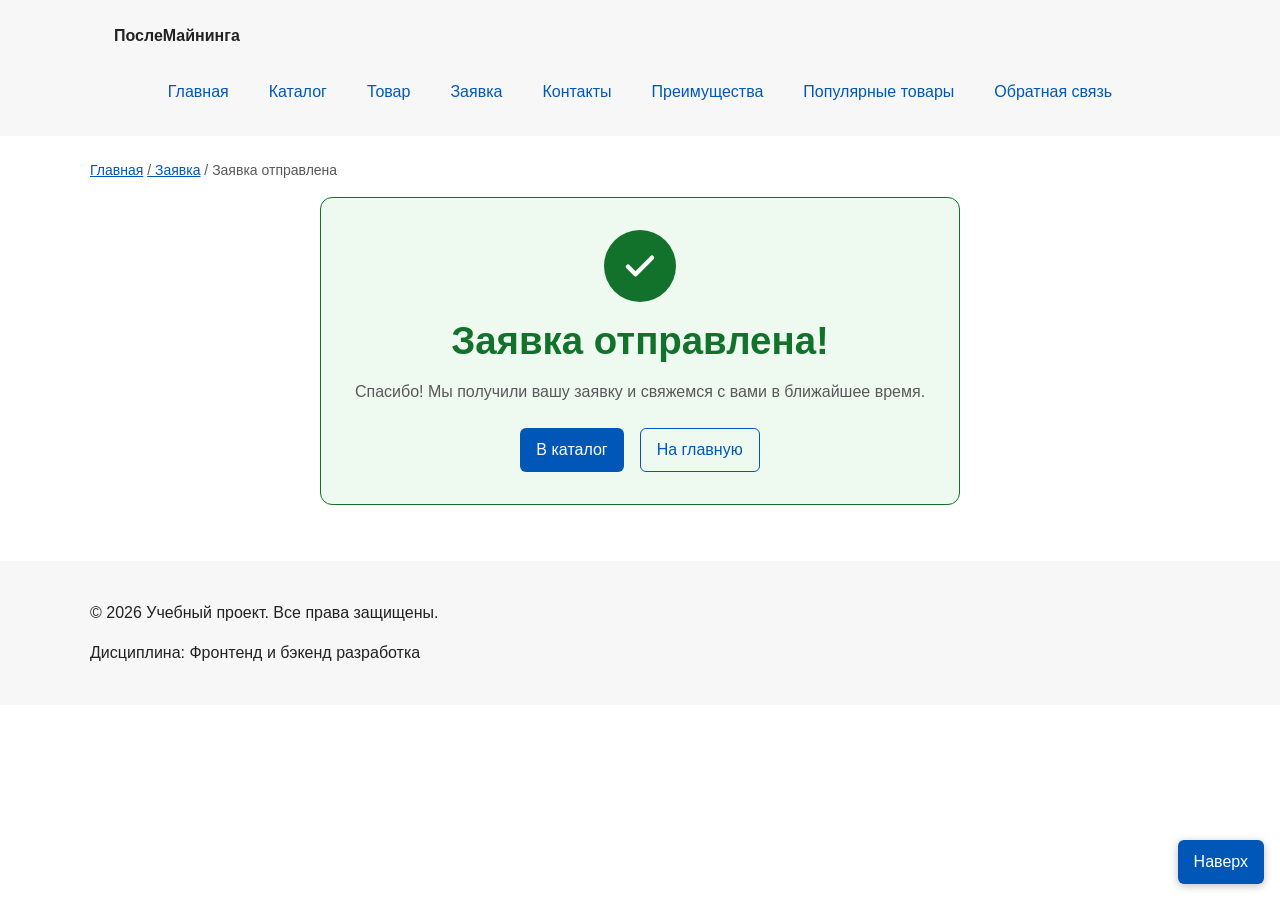
<file: success.html>
<!DOCTYPE html>
<html lang="ru">
    <head>
        <meta charset="UTF-8">
        <meta name="viewport" content="width=device-width, initial-scale=1.0">
        <meta name="description" content="Заявка успешно отправлена в учебном интернет-магазине.">
        <title>Заявка отправлена — Учебный интернет-магазин</title>
        <link rel="icon" href="images/favicon.svg" type="image/svg+xml">
        <link rel="stylesheet" href="css/style.css">
        <link rel="stylesheet" href="css/responsive.css">
        <script>document.documentElement.classList.add('js');</script>
        <script src="js/menu.js" defer></script>
        <script src="js/success.js" defer></script>
    </head>
    <body id="top">
        <a class="skip-link" href="#main">Перейти к основному содержимому</a>

        <header class="site-header">
            <div class="site-header__inner">
                <a class="site-header__logo" href="index.html">ПослеМайнинга</a>

                <button class="site-nav__toggle" type="button" aria-expanded="false" aria-controls="site-nav">
                    <span class="site-nav__toggle-icon" aria-hidden="true"></span>
                    <span class="site-nav__toggle-text">Меню</span>
                </button>

                <nav class="site-nav" id="site-nav" aria-label="Основная навигация">
                    <ul class="site-nav__list">
                        <li class="site-nav__item">
                            <a class="site-nav__link" href="index.html">Главная</a>
                        </li>
                        <li class="site-nav__item">
                            <a class="site-nav__link" href="catalog.html">Каталог</a>
                        </li>
                        <li class="site-nav__item">
                            <a class="site-nav__link" href="product.html">Товар</a>
                        </li>
                        <li class="site-nav__item">
                            <a class="site-nav__link" href="order.html">Заявка</a>
                        </li>
                        <li class="site-nav__item">
                            <a class="site-nav__link" href="contacts.html">Контакты</a>
                        </li>
                        <li class="site-nav__item">
                            <a class="site-nav__link" href="index.html#advantages">Преимущества</a>
                        </li>
                        <li class="site-nav__item">
                            <a class="site-nav__link" href="index.html#popular">Популярные товары</a>
                        </li>
                        <li class="site-nav__item">
                            <a class="site-nav__link" href="contacts.html#feedback">Обратная связь</a>
                        </li>
                    </ul>
                </nav>
            </div>
        </header>

        <main id="main" tabindex="-1">
            <nav class="breadcrumbs" aria-label="Хлебные крошки">
                <a class="breadcrumbs__link" href="index.html">Главная</a>
                <a class="breadcrumbs__link" href="order.html">Заявка</a>
                <span class="breadcrumbs__current" aria-current="page">Заявка отправлена</span>
            </nav>

            <section class="section">
                <div class="success">
                    <span class="success__icon" aria-hidden="true">
                        <svg width="36" height="36" viewBox="0 0 24 24" fill="none" stroke="currentColor" stroke-width="3" stroke-linecap="round" stroke-linejoin="round">
                            <path d="M4 12.5 9 17.5 20 6.5"></path>
                        </svg>
                    </span>
                    <h1 class="success__title">Заявка отправлена!</h1>
                    <p class="success__text" id="success-text" role="status">
                        Спасибо! Мы получили вашу заявку и свяжемся с вами в ближайшее время.
                    </p>
                    <div class="success__actions">
                        <a class="button button--primary" href="catalog.html">В каталог</a>
                        <a class="button button--secondary" href="index.html">На главную</a>
                    </div>
                </div>
            </section>
        </main>

        <footer class="site-footer" id="contacts">
            <div class="site-footer__inner">
                <p>&copy; 2026 Учебный проект. Все права защищены.</p>
                <p>Дисциплина: Фронтенд и бэкенд разработка</p>
            </div>
        </footer>

        <a class="scroll-up" href="#top">Наверх</a>

    </body>
</html>
</file>
<file: css/style.css>
/* ===============================
   1. Переменные проекта
   =============================== */

:root {
  /* Основные цвета проекта */
  --color-bg: #ffffff;
  --color-text: #222222;
  --color-muted: #595959;
  --color-primary: #0057b8;
  --color-primary-dark: #003f86;
  --color-border: #d0d0d0;
  --color-surface: #f7f7f7;
  --color-surface-accent: #eef5ff;
  --color-danger: #b00020;
  --color-success: #12712a;
  --color-success-bg: #eefaf0;
  --color-white: #ffffff;
  --color-hero: #0b2545;
  --color-focus: #ffbf47;

  /* Отступы */
  --space-xs: 4px;
  --space-sm: 8px;
  --space-md: 16px;
  --space-lg: 24px;
  --space-xl: 32px;

  /* Скругления */
  --radius-sm: 6px;
  --radius-md: 8px;
  --radius-lg: 12px;

  /* Размеры */
  --container-width: 1100px;
  --tap-size: 44px;
}

/* ===============================
   2. Базовые стили
   =============================== */

* {
  box-sizing: border-box;
}

html {
  scroll-behavior: smooth;
}

body {
  margin: 0;
  font-family: Arial, sans-serif;
  line-height: 1.5;
  color: var(--color-text);
  background-color: var(--color-bg);
}

h1,
h2,
h3,
p,
li,
td,
th {
  overflow-wrap: break-word;
}

h1 {
  font-size: clamp(1.6rem, 1.2rem + 2vw, 2.4rem);
  line-height: 1.2;
}

/* ===============================
   3. Общие элементы интерфейса
   =============================== */

a {
  color: var(--color-primary);
}

a:hover {
  color: var(--color-primary-dark);
}

:focus-visible {
  outline: 3px solid var(--color-primary);
  outline-offset: 3px;
}

main {
  padding: var(--space-md);
}

.skip-link {
  position: absolute;
  top: var(--space-sm);
  left: var(--space-sm);
  z-index: 100;
  padding: var(--space-sm) var(--space-md);
  color: var(--color-white);
  background-color: var(--color-primary-dark);
  border-radius: var(--radius-sm);
  transform: translateY(-200%);
}

.skip-link:focus {
  color: var(--color-white);
  transform: translateY(0);
}

.visually-hidden {
  position: absolute;
  width: 1px;
  height: 1px;
  margin: -1px;
  padding: 0;
  overflow: hidden;
  clip: rect(0 0 0 0);
  white-space: nowrap;
  border: 0;
}

/* ===============================
   4. Компоненты страницы
   =============================== */

.site-header {
  background-color: var(--color-surface);
}

.site-header__inner {
  max-width: var(--container-width);
  margin: 0 auto;
  padding: var(--space-md);
}

.site-header__logo {
  font-weight: 700;
  color: var(--color-text);
  text-decoration: none;
}

/*
  Строим меню навигации с помощью Flexbox: выравниваем
  пункты по центру и задаём расстояние между ними через gap.
*/
.site-nav__list {
  display: flex;
  flex-direction: column;
  gap: var(--space-xs);
  padding: 0;
  margin: var(--space-md) 0 0;
  list-style: none;
}

/*
  Оформляем ссылки меню как кнопки.
*/
.site-nav__link {
  display: flex;
  align-items: center;
  min-height: var(--tap-size);
  padding: var(--space-sm) var(--space-md);
  color: var(--color-primary);
  text-decoration: none;
  border-radius: var(--radius-sm);
}

/*
  При наведении мыши подсвечиваем ссылку меню.
  Подробно состояния интерфейса будут рассмотрены в практической работе 1.7.
*/
.site-nav__link:hover {
  color: var(--color-white);
  background-color: var(--color-primary);
}

/*
  Модификатор активной ссылки — текущий раздел сайта.
*/
.site-nav__link--active {
  color: var(--color-white);
  background-color: var(--color-primary);
}

.site-footer {
  padding: var(--space-md);
  background-color: var(--color-surface);
}

.site-footer__inner {
  max-width: var(--container-width);
  margin: 0 auto;
}

.button {
  display: inline-flex;
  align-items: center;
  justify-content: center;
  min-height: var(--tap-size);
  padding: var(--space-sm) var(--space-md);
  border: none;
  border-radius: var(--radius-sm);
  font: inherit;
  text-align: center;
  text-decoration: none;
  cursor: pointer;
}

.button--primary {
  color: var(--color-white);
  background-color: var(--color-primary);
}

.button--primary:hover {
  color: var(--color-white);
  background-color: var(--color-primary-dark);
}

.button--secondary {
  color: var(--color-primary);
  background-color: transparent;
  border: 1px solid var(--color-primary);
}

.button--secondary:hover {
  color: var(--color-white);
  background-color: var(--color-primary);
}

.button:disabled,
.button--disabled {
  opacity: 0.6;
  cursor: not-allowed;
}

.hero {
  display: grid;
  gap: var(--space-lg);
  max-width: var(--container-width);
  margin: 0 auto var(--space-xl);
  padding: var(--space-lg) var(--space-md);
  color: var(--color-white);
  background-color: var(--color-hero);
  border-radius: var(--radius-lg);
}

.hero__title {
  margin: 0 0 var(--space-md);
}

.hero__text {
  margin: 0 0 var(--space-lg);
}

.hero__actions {
  display: flex;
  flex-direction: column;
  gap: var(--space-sm);
}

.hero .button--primary {
  color: var(--color-hero);
  background-color: var(--color-white);
}

.hero .button--primary:hover {
  background-color: var(--color-surface-accent);
}

.hero .button--secondary {
  color: var(--color-white);
  border-color: var(--color-white);
}

.hero :focus-visible {
  outline-color: var(--color-focus);
}

.hero__media {
  display: block;
  margin: 0;
}

.hero__image {
  display: block;
  width: 100%;
  height: auto;
  max-height: 340px;
  object-fit: contain;
  background-color: var(--color-white);
  border-radius: var(--radius-md);
}

.section {
  max-width: var(--container-width);
  margin: 0 auto var(--space-xl);
}

.breadcrumbs {
  max-width: var(--container-width);
  margin: 0 auto var(--space-md);
  font-size: 14px;
  color: var(--color-muted);
}

.breadcrumbs__link {
  color: var(--color-primary);
}

.breadcrumbs__link + .breadcrumbs__link::before,
.breadcrumbs__current::before {
  content: " / ";
  color: var(--color-muted);
}

:target {
  outline: 2px dashed var(--color-primary);
  outline-offset: 4px;
}

.section h2 {
  margin-top: 0;
}

.advantages-list {
  display: grid;
  gap: var(--space-md);
  padding: 0;
  margin: 0;
  list-style: none;
}

.advantages-list__item {
  padding: var(--space-md);
  border-left: 4px solid var(--color-primary);
  background-color: var(--color-surface);
  border-radius: var(--radius-sm);
}

.catalog-layout {
  display: grid;
  grid-template-columns: 1fr;
  grid-template-areas:
    "filters"
    "products";
  gap: var(--space-lg);
  max-width: var(--container-width);
  margin: 0 auto var(--space-xl);
}

.catalog-filters {
  grid-area: filters;
  align-self: start;
  border: 1px solid var(--color-border);
  border-radius: var(--radius-md);
  background-color: var(--color-surface);
}

.catalog-filters__summary {
  display: flex;
  align-items: center;
  justify-content: space-between;
  min-height: var(--tap-size);
  padding: var(--space-sm) var(--space-md);
  cursor: pointer;
  list-style: none;
}

.catalog-filters__summary::-webkit-details-marker {
  display: none;
}

.catalog-filters__summary::after {
  content: "+";
  font-size: 24px;
  line-height: 1;
}

.catalog-filters[open] .catalog-filters__summary::after {
  content: "−";
}

.catalog-filters__title {
  margin: 0;
  font-size: 1.25rem;
}

.catalog-filters__body {
  padding: 0 var(--space-md) var(--space-md);
}

.catalog-products {
  grid-area: products;
}

.catalog-products h2 {
  margin-top: 0;
}

.filters-form {
  display: grid;
  gap: var(--space-md);
}

.filters-form fieldset {
  margin: 0;
  padding: var(--space-sm) var(--space-sm) var(--space-md);
  border: 1px solid var(--color-border);
  border-radius: var(--radius-sm);
}

.filters-form legend {
  font-weight: 700;
}

.filters-form label {
  display: flex;
  align-items: center;
  gap: var(--space-sm);
  min-height: 36px;
}

.filters-form input[type="checkbox"] {
  width: 20px;
  height: 20px;
}

.filters-form input[type="number"] {
  width: 100%;
  min-height: var(--tap-size);
  padding: 6px 8px;
  border: 1px solid #8a8a8a;
  border-radius: var(--radius-sm);
  font: inherit;
  font-size: 16px;
}

.products-grid {
  display: grid;
  grid-template-columns: 1fr;
  gap: var(--space-lg);
}

/*
  Внутри карточки используем Flexbox: колонка растягивается
  на всю высоту, кнопка прижимается к нижнему краю.
*/
.product-card {
  position: relative;
  display: flex;
  flex-direction: column;
  gap: var(--space-sm);
  min-width: 0;
  padding: var(--space-md);
  border: 1px solid var(--color-border);
  border-radius: var(--radius-md);
  background-color: var(--color-bg);
}

.product-card:hover {
  border-color: var(--color-primary);
}

.product-card--featured {
  border-color: var(--color-primary);
}

.product-card--discount {
  border-color: var(--color-danger);
}

/*
  Бейдж карточки позиционируется абсолютно
  относительно блока product-card.
*/
.product-card__badge {
  position: absolute;
  top: var(--space-sm);
  right: var(--space-sm);
  padding: 4px 8px;
  color: var(--color-white);
  background-color: var(--color-primary);
  border-radius: var(--radius-sm);
  font-size: 13px;
  font-weight: 700;
}

.product-card__badge--new {
  background-color: var(--color-success);
}

.product-card__badge--discount {
  background-color: var(--color-danger);
}

.product-card__image {
  display: block;
  width: 100%;
  height: auto;
  aspect-ratio: 4 / 3;
  object-fit: contain;
  background-color: var(--color-white);
  border-radius: var(--radius-sm);
}

.product-card__title {
  margin: 0;
  font-size: 1.1rem;
  color: var(--color-text);
}

.product-card__description {
  margin: 0;
  color: var(--color-muted);
}

.product-card__price {
  margin: 0;
  font-weight: 700;
}

.product-card--discount .product-card__price {
  color: var(--color-danger);
}

.product-card__button {
  margin-top: auto;
  width: 100%;
}

/*
  Фиксированная кнопка «Наверх»;
  z-index поднимает её над остальным контентом страницы.
*/
.scroll-up {
  position: fixed;
  right: var(--space-md);
  bottom: var(--space-md);
  z-index: 50;
  display: inline-flex;
  align-items: center;
  min-height: var(--tap-size);
  padding: var(--space-sm) var(--space-md);
  color: var(--color-white);
  background-color: var(--color-primary);
  text-decoration: none;
  border-radius: var(--radius-sm);
  box-shadow: 0 2px 8px rgba(0, 0, 0, 0.25);
}

.scroll-up:hover {
  color: var(--color-white);
  background-color: var(--color-primary-dark);
}

.product-layout {
  display: grid;
  grid-template-columns: 1fr;
  gap: var(--space-lg);
}

.product-layout > * {
  min-width: 0;
}

.product-photo {
  display: block;
  margin: 0;
}

.product-photo__image {
  display: block;
  width: 100%;
  aspect-ratio: 4 / 3;
  height: auto;
  object-fit: contain;
  background-color: var(--color-white);
  border: 1px solid var(--color-border);
  border-radius: var(--radius-md);
}

.product-details__price {
  font-size: 20px;
  font-weight: 700;
}

.table-wrapper {
  max-width: 100%;
  margin-bottom: var(--space-lg);
  overflow-x: auto;
  -webkit-overflow-scrolling: touch;
}

/*
  Таблица характеристик товара.
*/
.product-table {
  width: 100%;
  border-collapse: collapse;
}

.product-table caption {
  padding-bottom: var(--space-xs);
  text-align: left;
  font-weight: 700;
}

.product-table th,
.product-table td {
  padding: var(--space-sm);
  border: 1px solid var(--color-border);
  text-align: left;
}

.product-table th {
  background-color: var(--color-surface);
}

.product-table--compare {
  min-width: 640px;
}

.aside-info {
  max-width: var(--container-width);
  margin: 0 auto var(--space-xl);
  padding: var(--space-md);
  border-left: 4px solid var(--color-primary);
  background-color: var(--color-surface);
}

.contacts-layout {
  display: grid;
  gap: var(--space-lg);
}

.contacts-layout > * {
  min-width: 0;
}

.contacts-list {
  display: grid;
  gap: var(--space-sm);
  padding: 0;
  margin: 0;
  list-style: none;
}

.contacts-list__item {
  padding: var(--space-md);
  background-color: var(--color-surface);
  border-radius: var(--radius-md);
}

.contacts-list__label {
  display: block;
  font-size: 14px;
  color: var(--color-muted);
}

/* ===============================
   5. Форма и модальное окно
   =============================== */

.order-dialog {
  width: min(100% - 16px, 560px);
  max-height: calc(100dvh - 16px);
  padding: var(--space-md);
  overflow-y: auto;
  border: none;
  border-radius: var(--radius-lg);
}

.order-dialog::backdrop {
  background-color: rgba(0, 0, 0, 0.5);
}

.order-dialog__title {
  margin-top: 0;
}

.order-form__grid {
  display: grid;
  grid-template-columns: 1fr;
  column-gap: var(--space-lg);
}

.order-form__field {
  min-width: 0;
  margin-bottom: var(--space-md);
}

.order-form__label {
  display: block;
  margin-bottom: var(--space-xs);
  font-weight: 700;
}

.order-form__input,
.order-form__select,
.order-form__textarea {
  width: 100%;
  max-width: 100%;
  min-height: var(--tap-size);
  padding: 10px 12px;
  border: 1px solid #8a8a8a;
  border-radius: var(--radius-sm);
  font: inherit;
  font-size: 16px;
}

.order-form__textarea {
  resize: vertical;
}

.order-form__checkbox {
  display: flex;
  align-items: flex-start;
  gap: var(--space-sm);
  font-weight: 400;
  cursor: pointer;
}

.order-form__checkbox input {
  flex-shrink: 0;
  width: 22px;
  height: 22px;
  margin: 1px 0 0;
}

.order-form__hint {
  display: block;
  margin-top: var(--space-xs);
  color: var(--color-muted);
}

.order-form__input:hover,
.order-form__select:hover,
.order-form__textarea:hover {
  border-color: var(--color-primary);
}

.order-form__actions {
  display: flex;
  flex-direction: column-reverse;
  gap: var(--space-md);
  margin-top: var(--space-lg);
}

[aria-invalid="true"] {
  border-color: var(--color-danger);
  border-width: 2px;
}

/* ===============================
   6. Страница успешной отправки
   =============================== */

.success {
  display: flex;
  flex-direction: column;
  align-items: center;
  gap: var(--space-md);
  max-width: 640px;
  margin: 0 auto;
  padding: var(--space-lg) var(--space-md);
  text-align: center;
  background-color: var(--color-success-bg);
  border: 1px solid var(--color-success);
  border-radius: var(--radius-lg);
}

.success__icon {
  display: flex;
  align-items: center;
  justify-content: center;
  width: 72px;
  height: 72px;
  border-radius: 50%;
  color: var(--color-white);
  background-color: var(--color-success);
}

.success__title {
  margin: 0;
  color: var(--color-success);
}

.success__text {
  margin: 0;
  color: var(--color-muted);
}

.success__actions {
  display: flex;
  flex-wrap: wrap;
  gap: var(--space-md);
  justify-content: center;
  margin-top: var(--space-sm);
}
</file>
<file: css/responsive.css>
img,
video {
  max-width: 100%;
  height: auto;
}

html,
body {
  overflow-x: clip;
}

.site-header__inner {
  display: flex;
  flex-wrap: wrap;
  align-items: center;
  justify-content: space-between;
  gap: var(--space-sm);
}

.site-nav {
  flex-basis: 100%;
}

.site-nav__toggle {
  display: none;
}

.js .site-nav__toggle {
  display: inline-flex;
  align-items: center;
  gap: var(--space-sm);
  min-height: var(--tap-size);
  padding: var(--space-sm) var(--space-md);
  color: var(--color-primary);
  background-color: var(--color-white);
  border: 1px solid var(--color-primary);
  border-radius: var(--radius-sm);
  font: inherit;
  cursor: pointer;
}

.site-nav__toggle-icon,
.site-nav__toggle-icon::before,
.site-nav__toggle-icon::after {
  display: block;
  width: 20px;
  height: 2px;
  background-color: currentColor;
  transition: transform 0.2s ease;
}

.site-nav__toggle-icon {
  position: relative;
}

.site-nav__toggle-icon::before,
.site-nav__toggle-icon::after {
  content: "";
  position: absolute;
  left: 0;
}

.site-nav__toggle-icon::before {
  top: -6px;
}

.site-nav__toggle-icon::after {
  top: 6px;
}

.site-nav__toggle[aria-expanded="true"] .site-nav__toggle-icon {
  background-color: transparent;
}

.site-nav__toggle[aria-expanded="true"] .site-nav__toggle-icon::before {
  transform: translateY(6px) rotate(45deg);
}

.site-nav__toggle[aria-expanded="true"] .site-nav__toggle-icon::after {
  transform: translateY(-6px) rotate(-45deg);
}

.js .site-nav__list {
  display: none;
}

.js .site-nav--open .site-nav__list {
  display: flex;
}

.product-table--compare {
  min-width: 0;
}

.product-table--compare thead {

  position: absolute;
  width: 1px;
  height: 1px;
  overflow: hidden;
  clip: rect(0 0 0 0);
}

.product-table--compare tbody,
.product-table--compare tr,
.product-table--compare th,
.product-table--compare td {
  display: block;
}

.product-table--compare tr {
  margin-bottom: var(--space-md);
  border: 1px solid var(--color-border);
  border-radius: var(--radius-md);
  overflow: hidden;
}

.product-table--compare tbody th {
  background-color: var(--color-surface-accent);
  border: none;
}

.product-table--compare td {
  display: flex;
  justify-content: space-between;
  gap: var(--space-md);
  border: none;
  border-top: 1px solid var(--color-border);
  text-align: right;
}

.product-table--compare td::before {
  content: attr(data-label);
  font-weight: 700;
  text-align: left;
}

.product-table--compare .product-table__row--current th {
  color: var(--color-white);
  background-color: var(--color-primary);
}

.product-table--compare .product-table__row--current th a {
  color: var(--color-white);
}

@media (min-width: 480px) {

  .hero__actions {
    flex-direction: row;
    flex-wrap: wrap;
  }

  .order-form__actions {
    flex-direction: row;
    flex-wrap: wrap;
  }

  .order-form__actions .button {
    flex: 1 1 auto;
  }
}

@media (min-width: 600px) {

  .products-grid {
    grid-template-columns: repeat(2, 1fr);
  }

  .product-card__button {
    width: auto;
    align-self: flex-start;
  }

  .advantages-list {
    grid-template-columns: repeat(2, 1fr);
  }

  .order-form__grid {
    grid-template-columns: repeat(2, 1fr);
  }

  .order-form__field--wide {
    grid-column: 1 / -1;
  }

  .filters-form {
    grid-template-columns: repeat(2, 1fr);
    align-items: start;
  }

  .filters-form .button {
    grid-column: 1 / -1;
    justify-self: start;
  }

  .product-table--compare {
    min-width: 640px;
  }

  .product-table--compare thead {
    position: static;
    width: auto;
    height: auto;
    overflow: visible;
    clip: auto;
  }

  .product-table--compare thead {
    display: table-header-group;
  }

  .product-table--compare tbody {
    display: table-row-group;
  }

  .product-table--compare tr {
    display: table-row;
    margin: 0;
    border: none;
  }

  .product-table--compare th,
  .product-table--compare td {
    display: table-cell;
    border: 1px solid var(--color-border);
    text-align: left;
  }

  .product-table--compare td::before {
    content: none;
  }

  .product-table--compare tbody th {
    background-color: var(--color-surface);
  }

  .product-table--compare .product-table__row--current th {
    background-color: var(--color-primary);
  }

  .success {
    padding: var(--space-xl);
  }
}

@media (min-width: 768px) {
  main {
    padding: var(--space-lg);
  }

  .site-header__inner,
  .site-footer {
    padding: var(--space-lg);
  }

  .js .site-nav__toggle {
    display: none;
  }

  .site-nav__list,
  .js .site-nav__list {
    display: flex;
    flex-direction: row;
    flex-wrap: wrap;
    justify-content: center;
    gap: var(--space-sm);
  }

  .site-nav__link {
    min-height: 40px;
    padding: var(--space-sm) var(--space-md);
  }

  .hero {
    padding: var(--space-xl);
  }

  .product-layout {
    grid-template-columns: 1fr 1fr;
    align-items: start;
  }

  .contacts-layout {
    grid-template-columns: 1fr 1.4fr;
    align-items: start;
  }

  .order-dialog {
    padding: var(--space-lg);
  }

  .advantages-list {
    grid-template-columns: repeat(4, 1fr);
  }
}

@media (min-width: 1024px) {

  .hero {
    grid-template-columns: 1fr 1fr;
    align-items: center;
    min-height: 360px;
  }

  .products-grid {
    grid-template-columns: repeat(3, 1fr);
  }

  .catalog-layout {
    grid-template-columns: 260px 1fr;
    grid-template-areas: "filters products";
  }

  .catalog-filters {
    position: sticky;
    top: var(--space-md);
  }

  .catalog-filters__summary {
    cursor: default;
  }

  .catalog-filters__summary::after {
    content: none;
  }

  .filters-form {
    grid-template-columns: 1fr;
  }

  .catalog-products .products-grid {
    grid-template-columns: repeat(2, 1fr);
  }
}

@media (min-width: 1280px) {
  .catalog-products .products-grid {
    grid-template-columns: repeat(3, 1fr);
  }
}

@media (min-width: 1440px) {

  :root {
    --container-width: 1280px;
  }

  .site-nav {
    flex-basis: auto;
  }

  .site-nav__list,
  .js .site-nav__list {
    margin-top: 0;
    justify-content: flex-end;
  }

  .products-grid {
    gap: var(--space-xl);
  }
}

@media (prefers-reduced-motion: reduce) {
  html {
    scroll-behavior: auto;
  }

  *,
  *::before,
  *::after {
    transition: none !important;
    animation: none !important;
  }
}
</file>
